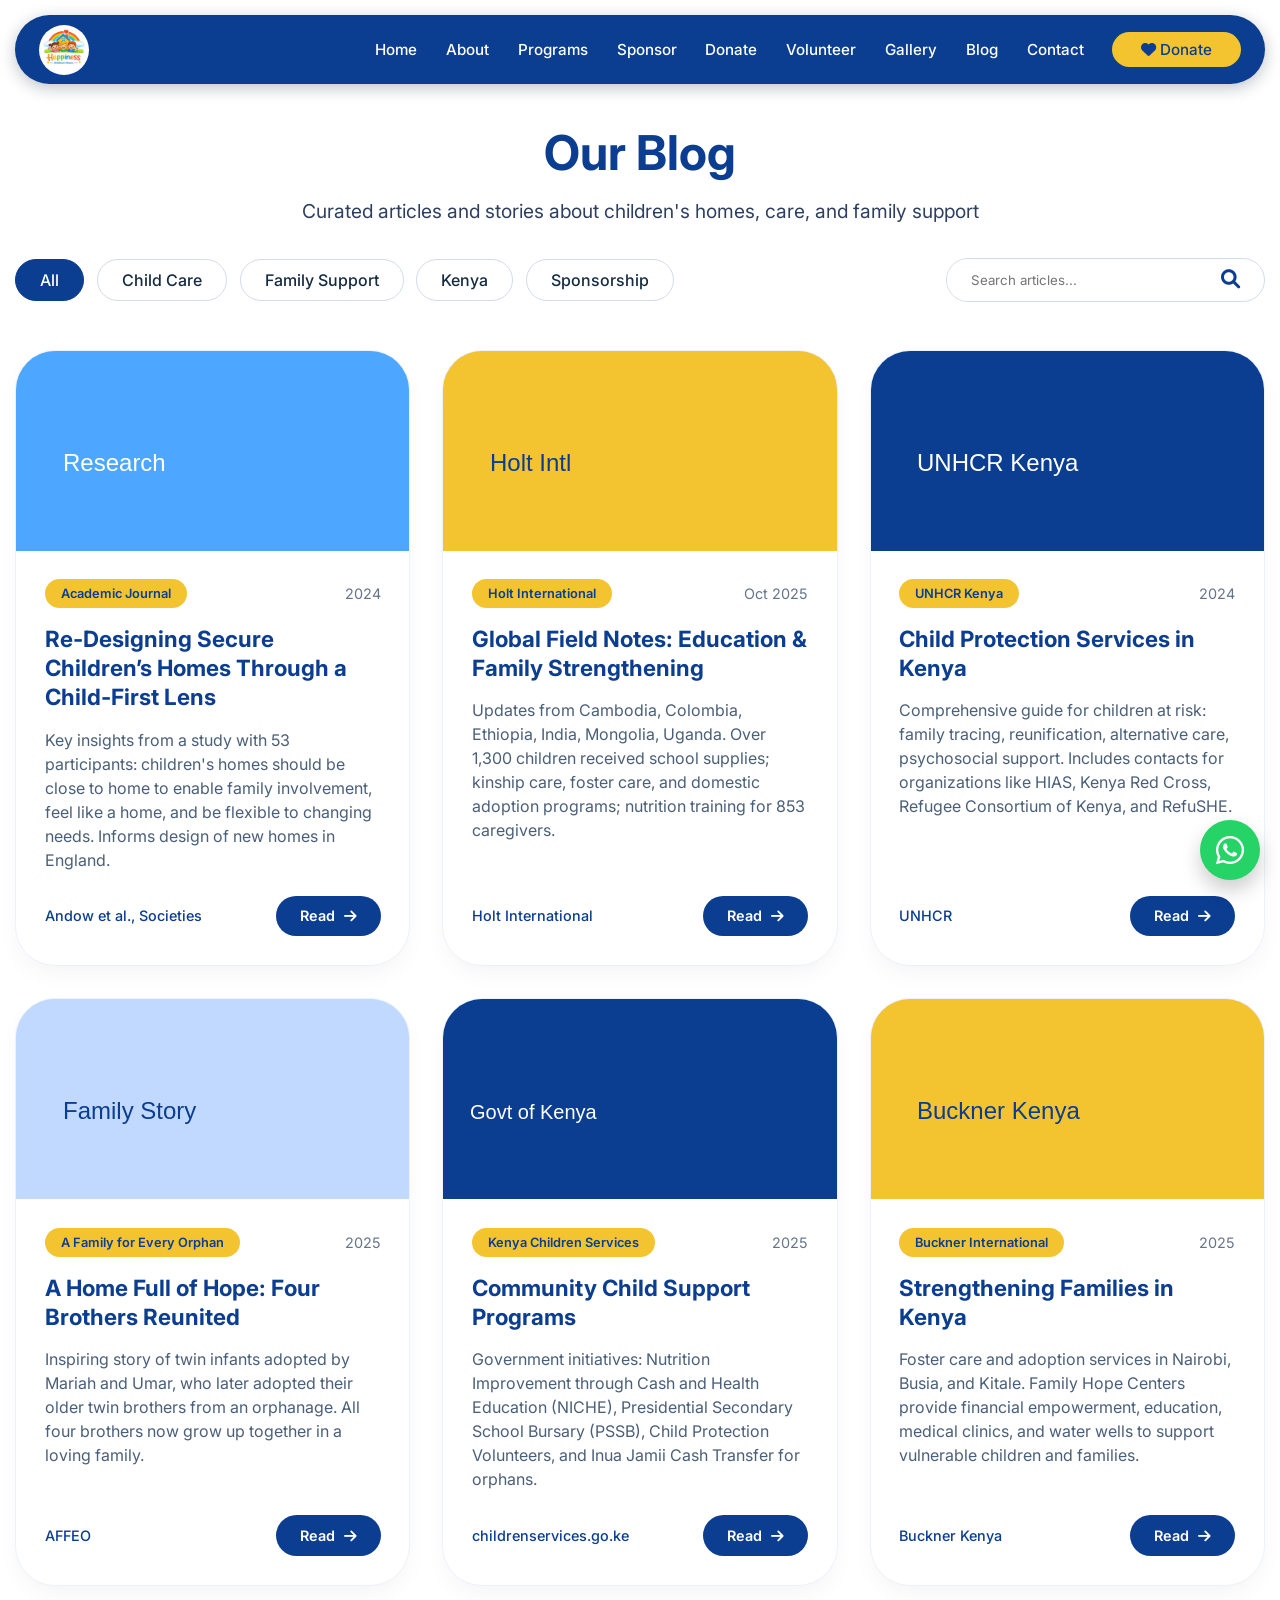
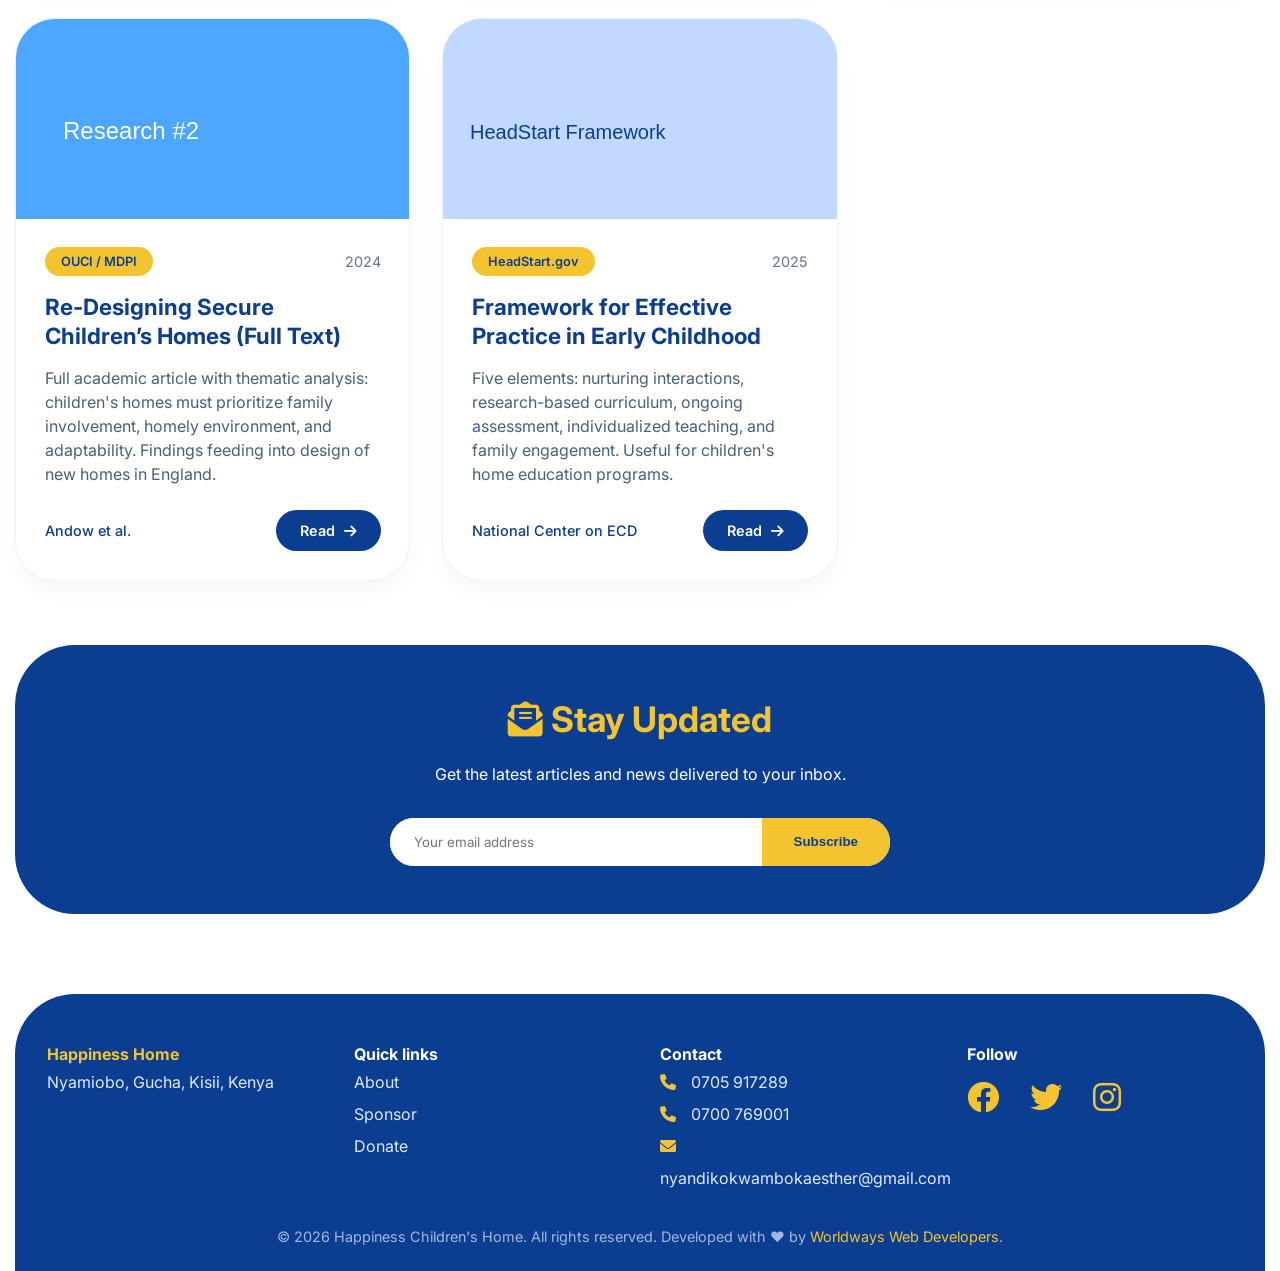
<file: blog.html>
<!DOCTYPE html>
<html lang="en">
<head>
    <!-- Favicon -->
<link rel="icon" type="image/jpeg" href="images/logo.jpg">
    <meta charset="UTF-8">
    <meta name="viewport" content="width=device-width, initial-scale=1.0, maximum-scale=5.0">
    <title>Blog - Happiness Children's Home</title>
    <!-- Font Awesome 6 -->
    <link rel="stylesheet" href="https://cdnjs.cloudflare.com/ajax/libs/font-awesome/6.0.0-beta3/css/all.min.css">
    <!-- Google Fonts: Inter -->
    <link rel="preconnect" href="https://fonts.googleapis.com">
    <link rel="preconnect" href="https://fonts.gstatic.com" crossorigin>
    <link href="https://fonts.googleapis.com/css2?family=Inter:opsz,wght@14..32,300..700&display=swap" rel="stylesheet">
    <style>
        * {
            margin: 0;
            padding: 0;
            box-sizing: border-box;
        }

        body {
            font-family: 'Inter', sans-serif;
            background-color: #ffffff;
            color: #152b42;
            line-height: 1.5;
            padding: 0 15px;
        }

        :root {
            --dark-blue: #0B3D91;
            --white: #FFFFFF;
            --soft-gold: #F4C430;
            --light-sky: #4DA6FF;
            --light-bg: #F5F7FA;
            --shadow: 0 20px 35px -8px rgba(0, 30, 60, 0.15);
            --card-shadow: 0 10px 25px -5px rgba(0, 0, 0, 0.05);
        }

        /* floating navigation */
        .floating-nav {
            position: sticky;
            top: 15px;
            z-index: 1000;
            background-color: var(--dark-blue);
            box-shadow: 0 4px 16px rgba(0, 20, 40, 0.25);
            width: 100%;
            max-width: 1280px;
            margin: 0 auto 20px;
            border-radius: 60px;
        }

        .nav-container {
            display: flex;
            align-items: center;
            justify-content: space-between;
            padding: 0.6rem 1.5rem;
        }

        .logo a {
            font-weight: 700;
            font-size: 1.5rem;
            color: var(--white);
            text-decoration: none;
            display: flex;
            align-items: center;
            gap: 0.4rem;
        }

        .logo i {
            color: var(--soft-gold);
            font-size: 2rem;
        }

        .nav-menu {
            display: flex;
            align-items: center;
            gap: 1.8rem;
            list-style: none;
        }

        .nav-menu li a {
            color: var(--white);
            text-decoration: none;
            font-weight: 500;
            font-size: 0.95rem;
            transition: 0.2s;
            padding-bottom: 0.25rem;
            border-bottom: 2px solid transparent;
        }

        .nav-menu li a:hover,
        .nav-menu li a.active {
            border-bottom-color: var(--soft-gold);
            color: var(--soft-gold);
        }

        .donate-btn-nav {
            background-color: var(--soft-gold);
            color: var(--dark-blue) !important;
            padding: 0.5rem 1.8rem !important;
            border-radius: 40px;
            font-weight: 600;
            border-bottom: none !important;
        }

        .hamburger {
            display: none;
            font-size: 2rem;
            color: white;
            background: none;
            border: none;
            cursor: pointer;
        }

        /* mobile menu */
        .mobile-menu {
            display: none;
            position: fixed;
            top: 85px;
            left: 15px;
            right: 15px;
            background: var(--light-bg);
            border-radius: 30px;
            padding: 1.5rem;
            box-shadow: var(--shadow);
            z-index: 999;
            border: 2px solid var(--soft-gold);
            max-height: 80vh;
            overflow-y: auto;
        }

        .mobile-menu:not(.hide) {
            display: block;
        }

        .mobile-nav-links {
            list-style: none;
        }

        .mobile-nav-links li {
            margin-bottom: 0.8rem;
        }

        .mobile-nav-links li a {
            display: block;
            padding: 0.8rem 1rem;
            background: white;
            color: var(--dark-blue);
            text-decoration: none;
            font-weight: 500;
            border-radius: 40px;
            text-align: center;
            border: 1px solid #e0e7f0;
        }

        .mobile-nav-links .donate-btn-mobile {
            background: var(--soft-gold);
            font-weight: 700;
            border: none;
        }

        /* floating whatsapp */
        .floating-whatsapp {
            position: fixed;
            bottom: 20px;
            right: 20px;
            background-color: #25D366;
            color: white;
            width: 60px;
            height: 60px;
            border-radius: 50%;
            display: flex;
            align-items: center;
            justify-content: center;
            font-size: 2rem;
            box-shadow: 0 10px 20px rgba(0,0,0,0.2);
            z-index: 999;
            text-decoration: none;
        }

        /* page header */
        .page-header {
            text-align: center;
            margin: 3rem 0 2rem;
        }

        .page-header h1 {
            font-size: 3rem;
            color: var(--dark-blue);
            margin-bottom: 0.5rem;
        }

        .page-header p {
            color: #2d3e5f;
            font-size: 1.2rem;
            max-width: 700px;
            margin: 0 auto;
        }

        /* blog grid */
        .blog-grid {
            display: grid;
            grid-template-columns: repeat(auto-fit, minmax(320px, 1fr));
            gap: 2rem;
            margin: 3rem 0;
        }

        .blog-card {
            background: white;
            border-radius: 40px;
            overflow: hidden;
            box-shadow: var(--card-shadow);
            transition: transform 0.3s, box-shadow 0.3s;
            border: 1px solid #edf2f9;
            display: flex;
            flex-direction: column;
        }

        .blog-card:hover {
            transform: translateY(-8px);
            box-shadow: 0 20px 30px -8px rgba(11,61,145,0.2);
        }

        .blog-image {
            height: 200px;
            overflow: hidden;
            background: #c2d9ff;
        }

        .blog-image img {
            width: 100%;
            height: 100%;
            object-fit: cover;
            transition: transform 0.4s;
        }

        .blog-card:hover .blog-image img {
            transform: scale(1.05);
        }

        .blog-content {
            padding: 1.8rem;
            flex: 1;
            display: flex;
            flex-direction: column;
        }

        .blog-meta {
            display: flex;
            justify-content: space-between;
            align-items: center;
            margin-bottom: 1rem;
            font-size: 0.9rem;
        }

        .blog-source {
            background: var(--soft-gold);
            color: var(--dark-blue);
            padding: 0.3rem 1rem;
            border-radius: 40px;
            font-weight: 600;
            font-size: 0.8rem;
        }

        .blog-date {
            color: #64748b;
        }

        .blog-title {
            font-size: 1.4rem;
            color: var(--dark-blue);
            margin-bottom: 1rem;
            line-height: 1.3;
        }

        .blog-summary {
            color: #4a5f79;
            margin-bottom: 1.5rem;
            flex: 1;
        }

        .blog-footer {
            display: flex;
            justify-content: space-between;
            align-items: center;
            margin-top: auto;
        }

        .blog-author {
            font-size: 0.9rem;
            color: var(--dark-blue);
            font-weight: 500;
        }

        .btn-read {
            display: inline-block;
            background: var(--dark-blue);
            color: white;
            padding: 0.6rem 1.5rem;
            border-radius: 40px;
            text-decoration: none;
            font-weight: 600;
            font-size: 0.9rem;
            transition: 0.2s;
        }

        .btn-read:hover {
            background: #0f4bb8;
            transform: scale(1.02);
        }

        .btn-read i {
            margin-left: 0.3rem;
            transition: transform 0.2s;
        }

        .btn-read:hover i {
            transform: translateX(4px);
        }

        /* filter / search bar (optional) */
        .blog-toolbar {
            display: flex;
            justify-content: space-between;
            align-items: center;
            flex-wrap: wrap;
            gap: 1rem;
            margin: 2rem 0;
        }

        .filter-tabs {
            display: flex;
            flex-wrap: wrap;
            gap: 0.8rem;
        }

        .filter-tab {
            background: white;
            border: 1px solid #d0ddeb;
            padding: 0.5rem 1.5rem;
            border-radius: 60px;
            font-weight: 500;
            cursor: pointer;
            transition: 0.2s;
        }

        .filter-tab:hover,
        .filter-tab.active {
            background: var(--dark-blue);
            color: white;
            border-color: var(--dark-blue);
        }

        .search-box {
            display: flex;
            align-items: center;
            background: white;
            border: 1px solid #d0ddeb;
            border-radius: 60px;
            overflow: hidden;
        }

        .search-box input {
            padding: 0.8rem 1.5rem;
            border: none;
            outline: none;
            font-family: 'Inter', sans-serif;
            width: 250px;
        }

        .search-box button {
            background: none;
            border: none;
            padding: 0 1.5rem;
            color: var(--dark-blue);
            font-size: 1.2rem;
            cursor: pointer;
        }

        /* newsletter section */
        .newsletter-section {
            background: var(--dark-blue);
            color: white;
            border-radius: 60px;
            padding: 3rem;
            margin: 4rem 0;
            text-align: center;
        }

        .newsletter-section h2 {
            font-size: 2.2rem;
            color: var(--soft-gold);
            margin-bottom: 1rem;
        }

        .newsletter-form {
            display: flex;
            max-width: 500px;
            margin: 2rem auto 0;
            background: white;
            border-radius: 60px;
            overflow: hidden;
        }

        .newsletter-form input {
            flex: 1;
            padding: 1rem 1.5rem;
            border: none;
            outline: none;
            font-family: 'Inter', sans-serif;
        }

        .newsletter-form button {
            background: var(--soft-gold);
            color: var(--dark-blue);
            border: none;
            padding: 0 2rem;
            font-weight: 600;
            cursor: pointer;
            transition: 0.2s;
        }

        .newsletter-form button:hover {
            background: #e6b220;
        }

        /* footer */
        footer {
            background: var(--dark-blue);
            color: white;
            margin-top: 5rem;
            padding: 3rem 2rem 1.5rem;
            border-radius: 60px 60px 0 0;
        }

        .footer-grid {
            max-width: 1280px;
            margin: 0 auto;
            display: grid;
            grid-template-columns: repeat(auto-fit, minmax(180px, 1fr));
            gap: 2.5rem;
        }

        .footer-col p, .footer-col a {
            color: #deeaff;
            text-decoration: none;
            line-height: 2;
        }

        .footer-col i {
            margin-right: 0.7rem;
            color: var(--soft-gold);
        }

        .social-icons a {
            font-size: 2rem;
            margin-right: 1rem;
            color: white;
        }

        .copyright {
            text-align: center;
            padding-top: 2.5rem;
            color: #a0b9e0;
        }

        /* responsive */
        @media screen and (max-width: 900px) {
            .nav-menu {
                display: none;
            }
            .hamburger {
                display: block;
            }
            .floating-nav {
                top: 10px;
                border-radius: 40px;
            }
            .page-header h1 {
                font-size: 2.4rem;
            }
            .blog-toolbar {
                flex-direction: column;
                align-items: stretch;
            }
            .search-box input {
                width: 100%;
            }
            .newsletter-form {
                flex-direction: column;
                border-radius: 40px;
            }
            .newsletter-form button {
                padding: 1rem;
            }
        }

        @media screen and (max-width: 600px) {
            .blog-meta {
                flex-direction: column;
                align-items: flex-start;
                gap: 0.5rem;
            }
        }
    </style>
</head>
<body>
    <!-- floating navigation -->
    <nav class="floating-nav">
    <div class="nav-container">
        <div class="logo">
            <a href="index.html">
                <img src="images/logo.jpg" alt="Happiness Children's Home Logo">
                <span class="logo-text-mobile">Happiness Children's Home</span>
            </a>
        </div>
        <ul class="nav-menu" id="navMenu">
            <li><a href="index.html">Home</a></li>
            <li><a href="about.html">About</a></li>
            <li><a href="programs.html">Programs</a></li>
            <li><a href="sponsor.html">Sponsor</a></li>
            <li><a href="donate.html">Donate</a></li>
            <li><a href="volunteer.html">Volunteer</a></li>
            <li><a href="gallery.html">Gallery</a></li>
            <li><a href="blog.html">Blog</a></li>
            <li><a href="contact.html">Contact</a></li>
            <li><a href="donate.html" class="donate-btn-nav"><i class="fas fa-heart"></i> Donate</a></li>
        </ul>
        <button class="hamburger" id="hamburgerBtn"><i class="fas fa-bars"></i></button>
    </div>
</nav>

<!-- Mobile Menu (slide-in) -->
<div id="mobileMenu" class="mobile-menu hide">
    <ul class="mobile-nav-links">
        <li><a href="index.html">Home</a></li>
        <li><a href="about.html">About</a></li>
        <li><a href="programs.html">Programs</a></li>
        <li><a href="sponsor.html">Sponsor</a></li>
        <li><a href="donate.html">Donate</a></li>
        <li><a href="volunteer.html">Volunteer</a></li>
        <li><a href="gallery.html">Gallery</a></li>
        <li><a href="blog.html">Blog</a></li>
        <li><a href="contact.html">Contact</a></li>
        <li><a href="donate.html" class="donate-btn-mobile"><i class="fas fa-heart"></i> Donate Now</a></li>
    </ul>
</div>

<style>
    * {
        margin: 0;
        padding: 0;
        box-sizing: border-box;
    }

    body {
        font-family: 'Inter', sans-serif;
        background-color: #ffffff;
        color: #152b42;
        padding: 0 15px;
    }

    :root {
        --dark-blue: #0B3D91;
        --white: #FFFFFF;
        --soft-gold: #F4C430;
        --light-bg: #F5F7FA;
        --shadow: 0 20px 35px -8px rgba(0, 30, 60, 0.15);
        --card-shadow: 0 10px 25px -5px rgba(0, 0, 0, 0.05);
    }

    /* Floating Navigation */
    .floating-nav {
        position: sticky;
        top: 15px;
        z-index: 1000;
        background-color: var(--dark-blue);
        box-shadow: 0 4px 16px rgba(0, 20, 40, 0.25);
        width: 100%;
        max-width: 1280px;
        margin: 0 auto 20px;
        border-radius: 60px;
    }

    .nav-container {
        display: flex;
        align-items: center;
        justify-content: space-between;
        padding: 0.6rem 1.5rem;
    }

    .logo a {
        display: flex;
        align-items: center;
        gap: 10px;
        text-decoration: none;
    }

    .logo img {
        width: 50px;
        height: 50px;
        border-radius: 50%;
        object-fit: cover;
        transition: transform 0.3s ease, box-shadow 0.3s ease;
        display: block;
    }

    /* Hover pop-up effect for logo */
    .logo img:hover {
        transform: scale(1.1);
        box-shadow: 0 8px 20px rgba(0, 0, 0, 0.2);
        cursor: pointer;
    }

    /* Mobile logo text (hidden on desktop) */
    .logo-text-mobile {
        display: none;
        color: var(--white);
        font-weight: 600;
        font-size: 1rem;
        white-space: nowrap;
    }

    .nav-menu {
        display: flex;
        align-items: center;
        gap: 1.8rem;
        list-style: none;
    }

    .nav-menu li a {
        color: var(--white);
        text-decoration: none;
        font-weight: 500;
        font-size: 0.95rem;
        transition: 0.2s;
        padding-bottom: 0.25rem;
        border-bottom: 2px solid transparent;
    }

    .nav-menu li a:hover,
    .nav-menu li a.active {
        border-bottom-color: var(--soft-gold);
        color: var(--soft-gold);
    }

    .donate-btn-nav {
        background-color: var(--soft-gold);
        color: var(--dark-blue) !important;
        padding: 0.5rem 1.8rem !important;
        border-radius: 40px;
        font-weight: 600;
        border-bottom: none !important;
    }

    .hamburger {
        display: none;
        font-size: 2rem;
        color: white;
        background: none;
        border: none;
        cursor: pointer;
    }

    /* Mobile Menu */
    .mobile-menu {
        display: none;
        position: fixed;
        top: 85px;
        left: 15px;
        right: 15px;
        background: var(--light-bg);
        border-radius: 30px;
        padding: 1.5rem;
        box-shadow: var(--shadow);
        z-index: 999;
        border: 2px solid var(--soft-gold);
        max-height: 80vh;
        overflow-y: auto;
    }

    .mobile-menu:not(.hide) {
        display: block;
    }

    .mobile-nav-links {
        list-style: none;
    }

    .mobile-nav-links li {
        margin-bottom: 0.8rem;
    }

    .mobile-nav-links li a {
        display: block;
        padding: 0.8rem 1rem;
        background: white;
        color: var(--dark-blue);
        text-decoration: none;
        font-weight: 500;
        border-radius: 40px;
        text-align: center;
        border: 1px solid #e0e7f0;
    }

    .mobile-nav-links .donate-btn-mobile {
        background: var(--soft-gold);
        font-weight: 700;
        border: none;
    }

    /* Responsive */
    @media screen and (max-width: 900px) {
        .nav-menu {
            display: none;
        }
        .hamburger {
            display: block;
        }
        .floating-nav {
            top: 10px;
            border-radius: 40px;
        }
        .logo img {
            width: 45px;
            height: 45px;
        }
        /* Show the text on mobile */
        .logo-text-mobile {
            display: inline-block;
            font-size: 0.95rem;
        }
    }

    @media screen and (max-width: 600px) {
        .logo img {
            width: 40px;
            height: 40px;
        }
        .logo-text-mobile {
            font-size: 0.85rem;
            white-space: normal;
            max-width: 180px;
        }
        .nav-container {
            padding: 0.5rem 1rem;
        }
    }
</style>

<script>
   
</script>

    <!-- floating whatsapp -->
    <a href="https://wa.me/254705917289" class="floating-whatsapp" target="_blank"><i class="fab fa-whatsapp"></i></a>

    <main>
        <div class="page-header">
            <h1>Our Blog</h1>
            <p>Curated articles and stories about children's homes, care, and family support</p>
        </div>

        <!-- blog toolbar (filter & search - decorative) -->
        <div class="blog-toolbar">
            <div class="filter-tabs">
                <span class="filter-tab active">All</span>
                <span class="filter-tab">Child Care</span>
                <span class="filter-tab">Family Support</span>
                <span class="filter-tab">Kenya</span>
                <span class="filter-tab">Sponsorship</span>
            </div>
            <div class="search-box">
                <input type="text" placeholder="Search articles...">
                <button><i class="fas fa-search"></i></button>
            </div>
        </div>

        <!-- blog posts grid - curated from high-authority sources -->
        <div class="blog-grid">
            <!-- 1. Academic research: Child-First lens for children's homes -->
            <div class="blog-card">
                <div class="blog-image">
                    <img src="data:image/svg+xml,%3Csvg%20xmlns%3D%22http%3A%2F%2Fwww.w3.org%2F2000%2Fsvg%22%20width%3D%22400%22%20height%3D%22200%22%20viewBox%3D%220%200%20400%20200%22%3E%3Crect%20width%3D%22400%22%20height%3D%22200%22%20fill%3D%22%234DA6FF%22%2F%3E%3Ctext%20x%3D%2250%22%20y%3D%22120%22%20font-family%3D%22Arial%22%20font-size%3D%2224%22%20fill%3D%22%23FFFFFF%22%3EResearch%3C%2Ftext%3E%3C%2Fsvg%3E" alt="Research thumbnail">
                </div>
                <div class="blog-content">
                    <div class="blog-meta">
                        <span class="blog-source">Academic Journal</span>
                        <span class="blog-date">2024</span>
                    </div>
                    <h3 class="blog-title">Re-Designing Secure Children’s Homes Through a Child-First Lens</h3>
                    <p class="blog-summary">Key insights from a study with 53 participants: children's homes should be close to home to enable family involvement, feel like a home, and be flexible to changing needs. Informs design of new homes in England.</p>
                    <div class="blog-footer">
                        <span class="blog-author">Andow et al., Societies</span>
                        <a href="https://eprints.glos.ac.uk/14488/" class="btn-read" target="_blank" rel="noopener noreferrer">Read <i class="fas fa-arrow-right"></i></a>
                    </div>
                </div>
            </div>

            <!-- 2. Holt International: field notes on education support -->
            <div class="blog-card">
                <div class="blog-image">
                    <img src="data:image/svg+xml,%3Csvg%20xmlns%3D%22http%3A%2F%2Fwww.w3.org%2F2000%2Fsvg%22%20width%3D%22400%22%20height%3D%22200%22%20viewBox%3D%220%200%20400%20200%22%3E%3Crect%20width%3D%22400%22%20height%3D%22200%22%20fill%3D%22%23F4C430%22%2F%3E%3Ctext%20x%3D%2250%22%20y%3D%22120%22%20font-family%3D%22Arial%22%20font-size%3D%2224%22%20fill%3D%22%230B3D91%22%3EHolt%20Intl%3C%2Ftext%3E%3C%2Fsvg%3E" alt="Holt International">
                </div>
                <div class="blog-content">
                    <div class="blog-meta">
                        <span class="blog-source">Holt International</span>
                        <span class="blog-date">Oct 2025</span>
                    </div>
                    <h3 class="blog-title">Global Field Notes: Education & Family Strengthening</h3>
                    <p class="blog-summary">Updates from Cambodia, Colombia, Ethiopia, India, Mongolia, Uganda. Over 1,300 children received school supplies; kinship care, foster care, and domestic adoption programs; nutrition training for 853 caregivers.</p>
                    <div class="blog-footer">
                        <span class="blog-author">Holt International</span>
                        <a href="https://www.holtinternational.org/notes-from-the-field-october-2025/" class="btn-read" target="_blank" rel="noopener noreferrer">Read <i class="fas fa-arrow-right"></i></a>
                    </div>
                </div>
            </div>

            <!-- 3. UNHCR Kenya: child protection services -->
            <div class="blog-card">
                <div class="blog-image">
                    <img src="data:image/svg+xml,%3Csvg%20xmlns%3D%22http%3A%2F%2Fwww.w3.org%2F2000%2Fsvg%22%20width%3D%22400%22%20height%3D%22200%22%20viewBox%3D%220%200%20400%20200%22%3E%3Crect%20width%3D%22400%22%20height%3D%22200%22%20fill%3D%22%230B3D91%22%2F%3E%3Ctext%20x%3D%2250%22%20y%3D%22120%22%20font-family%3D%22Arial%22%20font-size%3D%2224%22%20fill%3D%22%23FFFFFF%22%3EUNHCR%20Kenya%3C%2Ftext%3E%3C%2Fsvg%3E" alt="UNHCR Kenya">
                </div>
                <div class="blog-content">
                    <div class="blog-meta">
                        <span class="blog-source">UNHCR Kenya</span>
                        <span class="blog-date">2024</span>
                    </div>
                    <h3 class="blog-title">Child Protection Services in Kenya</h3>
                    <p class="blog-summary">Comprehensive guide for children at risk: family tracing, reunification, alternative care, psychosocial support. Includes contacts for organizations like HIAS, Kenya Red Cross, Refugee Consortium of Kenya, and RefuSHE.</p>
                    <div class="blog-footer">
                        <span class="blog-author">UNHCR</span>
                        <a href="https://help.unhcr.org/kenya/helpful-services/children-at-risk/" class="btn-read" target="_blank" rel="noopener noreferrer">Read <i class="fas fa-arrow-right"></i></a>
                    </div>
                </div>
            </div>

            <!-- 4. A Family for Every Orphan: twin brothers adoption story -->
            <div class="blog-card">
                <div class="blog-image">
                    <img src="data:image/svg+xml,%3Csvg%20xmlns%3D%22http%3A%2F%2Fwww.w3.org%2F2000%2Fsvg%22%20width%3D%22400%22%20height%3D%22200%22%20viewBox%3D%220%200%20400%20200%22%3E%3Crect%20width%3D%22400%22%20height%3D%22200%22%20fill%3D%22%23c2d9ff%22%2F%3E%3Ctext%20x%3D%2250%22%20y%3D%22120%22%20font-family%3D%22Arial%22%20font-size%3D%2224%22%20fill%3D%22%230B3D91%22%3EFamily%20Story%3C%2Ftext%3E%3C%2Fsvg%3E" alt="Family story">
                </div>
                <div class="blog-content">
                    <div class="blog-meta">
                        <span class="blog-source">A Family for Every Orphan</span>
                        <span class="blog-date">2025</span>
                    </div>
                    <h3 class="blog-title">A Home Full of Hope: Four Brothers Reunited</h3>
                    <p class="blog-summary">Inspiring story of twin infants adopted by Mariah and Umar, who later adopted their older twin brothers from an orphanage. All four brothers now grow up together in a loving family.</p>
                    <div class="blog-footer">
                        <span class="blog-author">AFFEO</span>
                        <a href="https://afamilyforeveryorphan.org/a-home-full-of-hope/" class="btn-read" target="_blank" rel="noopener noreferrer">Read <i class="fas fa-arrow-right"></i></a>
                    </div>
                </div>
            </div>

            <!-- 5. Kenya Children Services: government programs -->
            <div class="blog-card">
                <div class="blog-image">
                    <img src="data:image/svg+xml,%3Csvg%20xmlns%3D%22http%3A%2F%2Fwww.w3.org%2F2000%2Fsvg%22%20width%3D%22400%22%20height%3D%22200%22%20viewBox%3D%220%200%20400%20200%22%3E%3Crect%20width%3D%22400%22%20height%3D%22200%22%20fill%3D%22%230B3D91%22%2F%3E%3Ctext%20x%3D%2230%22%20y%3D%22120%22%20font-family%3D%22Arial%22%20font-size%3D%2220%22%20fill%3D%22%23FFFFFF%22%3EGovt%20of%20Kenya%3C%2Ftext%3E%3C%2Fsvg%3E" alt="Kenya government">
                </div>
                <div class="blog-content">
                    <div class="blog-meta">
                        <span class="blog-source">Kenya Children Services</span>
                        <span class="blog-date">2025</span>
                    </div>
                    <h3 class="blog-title">Community Child Support Programs</h3>
                    <p class="blog-summary">Government initiatives: Nutrition Improvement through Cash and Health Education (NICHE), Presidential Secondary School Bursary (PSSB), Child Protection Volunteers, and Inua Jamii Cash Transfer for orphans.</p>
                    <div class="blog-footer">
                        <span class="blog-author">childrenservices.go.ke</span>
                        <a href="https://www.childrenservices.go.ke/community-child-support" class="btn-read" target="_blank" rel="noopener noreferrer">Read <i class="fas fa-arrow-right"></i></a>
                    </div>
                </div>
            </div>

            <!-- 6. Buckner Kenya: family strengthening -->
            <div class="blog-card">
                <div class="blog-image">
                    <img src="data:image/svg+xml,%3Csvg%20xmlns%3D%22http%3A%2F%2Fwww.w3.org%2F2000%2Fsvg%22%20width%3D%22400%22%20height%3D%22200%22%20viewBox%3D%220%200%20400%20200%22%3E%3Crect%20width%3D%22400%22%20height%3D%22200%22%20fill%3D%22%23F4C430%22%2F%3E%3Ctext%20x%3D%2250%22%20y%3D%22120%22%20font-family%3D%22Arial%22%20font-size%3D%2224%22%20fill%3D%22%230B3D91%22%3EBuckner%20Kenya%3C%2Ftext%3E%3C%2Fsvg%3E" alt="Buckner Kenya">
                </div>
                <div class="blog-content">
                    <div class="blog-meta">
                        <span class="blog-source">Buckner International</span>
                        <span class="blog-date">2025</span>
                    </div>
                    <h3 class="blog-title">Strengthening Families in Kenya</h3>
                    <p class="blog-summary">Foster care and adoption services in Nairobi, Busia, and Kitale. Family Hope Centers provide financial empowerment, education, medical clinics, and water wells to support vulnerable children and families.</p>
                    <div class="blog-footer">
                        <span class="blog-author">Buckner Kenya</span>
                        <a href="http://www.buckner.org/international/kenya/" class="btn-read" target="_blank" rel="noopener noreferrer">Read <i class="fas fa-arrow-right"></i></a>
                    </div>
                </div>
            </div>

            <!-- 7. Academic: child-first framework (second source) -->
            <div class="blog-card">
                <div class="blog-image">
                    <img src="data:image/svg+xml,%3Csvg%20xmlns%3D%22http%3A%2F%2Fwww.w3.org%2F2000%2Fsvg%22%20width%3D%22400%22%20height%3D%22200%22%20viewBox%3D%220%200%20400%20200%22%3E%3Crect%20width%3D%22400%22%20height%3D%22200%22%20fill%3D%22%234DA6FF%22%2F%3E%3Ctext%20x%3D%2250%22%20y%3D%22120%22%20font-family%3D%22Arial%22%20font-size%3D%2224%22%20fill%3D%22%23FFFFFF%22%3EResearch%20%232%3C%2Ftext%3E%3C%2Fsvg%3E" alt="Research">
                </div>
                <div class="blog-content">
                    <div class="blog-meta">
                        <span class="blog-source">OUCI / MDPI</span>
                        <span class="blog-date">2024</span>
                    </div>
                    <h3 class="blog-title">Re-Designing Secure Children’s Homes (Full Text)</h3>
                    <p class="blog-summary">Full academic article with thematic analysis: children's homes must prioritize family involvement, homely environment, and adaptability. Findings feeding into design of new homes in England.</p>
                    <div class="blog-footer">
                        <span class="blog-author">Andow et al.</span>
                        <a href="https://ouci.dntb.gov.ua/en/works/45ZOgKql/" class="btn-read" target="_blank" rel="noopener noreferrer">Read <i class="fas fa-arrow-right"></i></a>
                    </div>
                </div>
            </div>

            <!-- 8. Early childhood teaching framework -->
            <div class="blog-card">
                <div class="blog-image">
                    <img src="data:image/svg+xml,%3Csvg%20xmlns%3D%22http%3A%2F%2Fwww.w3.org%2F2000%2Fsvg%22%20width%3D%22400%22%20height%3D%22200%22%20viewBox%3D%220%200%20400%20200%22%3E%3Crect%20width%3D%22400%22%20height%3D%22200%22%20fill%3D%22%23c2d9ff%22%2F%3E%3Ctext%20x%3D%2230%22%20y%3D%22120%22%20font-family%3D%22Arial%22%20font-size%3D%2220%22%20fill%3D%22%230B3D91%22%3EHeadStart%20Framework%3C%2Ftext%3E%3C%2Fsvg%3E" alt="Teaching framework">
                </div>
                <div class="blog-content">
                    <div class="blog-meta">
                        <span class="blog-source">HeadStart.gov</span>
                        <span class="blog-date">2025</span>
                    </div>
                    <h3 class="blog-title">Framework for Effective Practice in Early Childhood</h3>
                    <p class="blog-summary">Five elements: nurturing interactions, research-based curriculum, ongoing assessment, individualized teaching, and family engagement. Useful for children's home education programs.</p>
                    <div class="blog-footer">
                        <span class="blog-author">National Center on ECD</span>
                        <a href="https://www.headstart.gov/teaching-practices/article/framework-effective-practice" class="btn-read" target="_blank" rel="noopener noreferrer">Read <i class="fas fa-arrow-right"></i></a>
                    </div>
                </div>
            </div>
        </div>

        <!-- newsletter signup -->
        <section class="newsletter-section">
            <h2><i class="fas fa-envelope-open-text"></i> Stay Updated</h2>
            <p>Get the latest articles and news delivered to your inbox.</p>
            <form class="newsletter-form" id="newsletterForm">
                <input type="email" placeholder="Your email address" required>
                <button type="submit">Subscribe</button>
            </form>
        </section>
    </main>

    <footer>
        <div class="footer-grid">
            <div class="footer-col">
                <h4 style="color:var(--soft-gold);">Happiness Home</h4>
                <p>Nyamiobo, Gucha, Kisii, Kenya</p>
            </div>
            <div class="footer-col">
                <h4>Quick links</h4>
                <p><a href="#">About</a></p>
                <p><a href="#">Sponsor</a></p>
                <p><a href="#">Donate</a></p>
            </div>
            <div class="footer-col">
                <h4>Contact</h4>
                <p><i class="fas fa-phone"></i> 0705 917289</p>
                <p><i class="fas fa-phone"></i> 0700 769001</p>
                <p><i class="fas fa-envelope"></i> nyandikokwambokaesther@gmail.com</p>
            </div>
            <div class="footer-col">
                <h4>Follow</h4>
                <div class="social-icons">
                    <a href="#"><i class="fab fa-facebook"></i></a>
                    <a href="#"><i class="fab fa-twitter"></i></a>
                    <a href="#"><i class="fab fa-instagram"></i></a>
                </div>
            </div>
        </div>
        <div class="copyright" style="text-align: center; padding-top: 2rem; color: #a0b9e0; font-size: 0.9rem;">
    <p>
        © <span id="currentYear"></span> Happiness Children's Home. All rights reserved. 
        Developed with ❤️ by <a href="https://www.worldwaysweb-developers.co.ke/" target="_blank" rel="noopener noreferrer" style="color: #F4C430; text-decoration: none;">Worldways Web Developers</a>.
    </p>
</div>

<script>
    // Update copyright year automatically
    document.getElementById('currentYear').textContent = new Date().getFullYear();
</script>
    </footer>

    <script>
        (function() {
            // Hamburger menu
            const hamburger = document.getElementById('hamburgerBtn');
            const mobileMenu = document.getElementById('mobileMenu');
            hamburger.addEventListener('click', (e) => {
                e.stopPropagation();
                mobileMenu.classList.toggle('hide');
                hamburger.querySelector('i').classList.toggle('fa-bars');
                hamburger.querySelector('i').classList.toggle('fa-times');
            });
            document.addEventListener('click', (e) => {
                if (!mobileMenu.contains(e.target) && !hamburger.contains(e.target) && !mobileMenu.classList.contains('hide')) {
                    mobileMenu.classList.add('hide');
                    hamburger.querySelector('i').classList.remove('fa-times');
                    hamburger.querySelector('i').classList.add('fa-bars');
                }
            });

            // Newsletter form
            const newsletterForm = document.getElementById('newsletterForm');
            newsletterForm.addEventListener('submit', (e) => {
                e.preventDefault();
                alert('Thank you for subscribing to our blog updates!');
                newsletterForm.reset();
            });

            // Filter tabs (visual only)
            const filterTabs = document.querySelectorAll('.filter-tab');
            filterTabs.forEach(tab => {
                tab.addEventListener('click', () => {
                    filterTabs.forEach(t => t.classList.remove('active'));
                    tab.classList.add('active');
                    // In a real implementation, you'd filter the blog posts here
                });
            });
        })();
    </script>
</body>
</html>
</file>
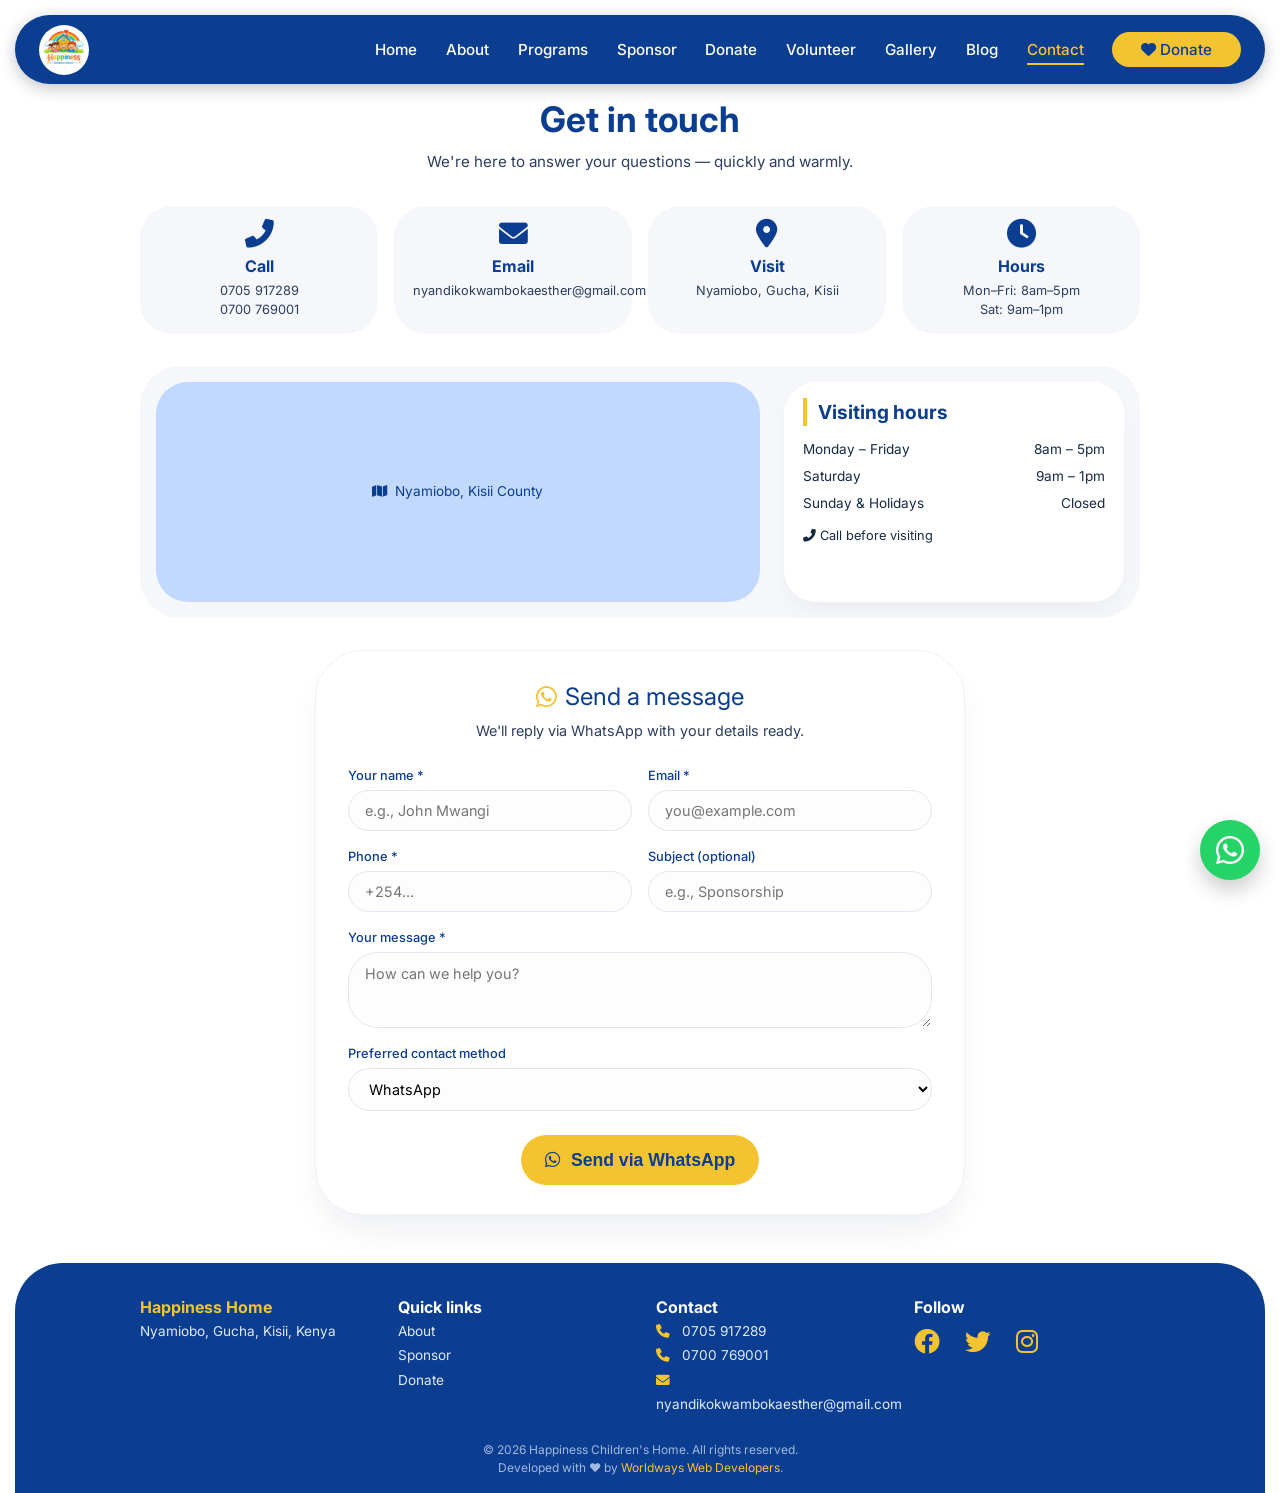
<file: contact.html>
<!DOCTYPE html>
<html lang="en">
<head>
    <!-- Favicon -->
    <link rel="icon" type="image/jpeg" href="images/logo.jpg">
    <meta charset="UTF-8">
    <meta name="viewport" content="width=device-width, initial-scale=1.0, maximum-scale=5.0">
    <title>Contact Us - Happiness Children's Home</title>
    <!-- Font Awesome 6 -->
    <link rel="stylesheet" href="https://cdnjs.cloudflare.com/ajax/libs/font-awesome/6.0.0-beta3/css/all.min.css">
    <!-- Google Fonts: Inter -->
    <link rel="preconnect" href="https://fonts.googleapis.com">
    <link rel="preconnect" href="https://fonts.gstatic.com" crossorigin>
    <link href="https://fonts.googleapis.com/css2?family=Inter:opsz,wght@14..32,300..700&display=swap" rel="stylesheet">
    <style>
        * {
            margin: 0;
            padding: 0;
            box-sizing: border-box;
        }

        body {
            font-family: 'Inter', sans-serif;
            background-color: #ffffff;
            color: #152b42;
            line-height: 1.5;
            padding: 0 15px;
        }

        :root {
            --dark-blue: #0B3D91;
            --white: #FFFFFF;
            --soft-gold: #F4C430;
            --light-bg: #F5F7FA;
            --card-shadow: 0 10px 25px -5px rgba(0, 0, 0, 0.05);
        }

        /* Navigation (same as final version) */
        .floating-nav {
            position: sticky;
            top: 15px;
            z-index: 1000;
            background-color: var(--dark-blue);
            box-shadow: 0 4px 16px rgba(0, 20, 40, 0.25);
            width: 100%;
            max-width: 1280px;
            margin: 0 auto 20px;
            border-radius: 60px;
        }

        .nav-container {
            display: flex;
            align-items: center;
            justify-content: space-between;
            padding: 0.6rem 1.5rem;
        }

        .logo a {
            display: flex;
            align-items: center;
            gap: 10px;
            text-decoration: none;
        }

        .logo img {
            width: 50px;
            height: 50px;
            border-radius: 50%;
            object-fit: cover;
            transition: transform 0.3s ease, box-shadow 0.3s ease;
        }

        .logo img:hover {
            transform: scale(1.1);
            box-shadow: 0 8px 20px rgba(0, 0, 0, 0.2);
        }

        .logo-text-mobile {
            display: none;
            color: var(--white);
            font-weight: 600;
            font-size: 1rem;
            white-space: nowrap;
        }

        .nav-menu {
            display: flex;
            align-items: center;
            gap: 1.8rem;
            list-style: none;
        }

        .nav-menu li a {
            color: var(--white);
            text-decoration: none;
            font-weight: 500;
            font-size: 0.95rem;
            transition: 0.2s;
            padding-bottom: 0.25rem;
            border-bottom: 2px solid transparent;
        }

        .nav-menu li a:hover,
        .nav-menu li a.active {
            border-bottom-color: var(--soft-gold);
            color: var(--soft-gold);
        }

        .donate-btn-nav {
            background-color: var(--soft-gold);
            color: var(--dark-blue) !important;
            padding: 0.5rem 1.8rem !important;
            border-radius: 40px;
            font-weight: 600;
            border-bottom: none !important;
        }

        .hamburger {
            display: none;
            font-size: 2rem;
            color: white;
            background: none;
            border: none;
            cursor: pointer;
        }

        .mobile-menu {
            display: none;
            position: fixed;
            top: 85px;
            left: 15px;
            right: 15px;
            background: var(--light-bg);
            border-radius: 30px;
            padding: 1.5rem;
            box-shadow: var(--card-shadow);
            z-index: 999;
            border: 2px solid var(--soft-gold);
            max-height: 80vh;
            overflow-y: auto;
        }

        .mobile-menu:not(.hide) {
            display: block;
        }

        .mobile-nav-links {
            list-style: none;
        }

        .mobile-nav-links li {
            margin-bottom: 0.8rem;
        }

        .mobile-nav-links li a {
            display: block;
            padding: 0.8rem 1rem;
            background: white;
            color: var(--dark-blue);
            text-decoration: none;
            font-weight: 500;
            border-radius: 40px;
            text-align: center;
            border: 1px solid #e0e7f0;
        }

        .mobile-nav-links .donate-btn-mobile {
            background: var(--soft-gold);
            font-weight: 700;
            border: none;
        }

        @media screen and (max-width: 900px) {
            .nav-menu {
                display: none;
            }
            .hamburger {
                display: block;
            }
            .floating-nav {
                top: 10px;
                border-radius: 40px;
            }
            .logo img {
                width: 45px;
                height: 45px;
            }
            .logo-text-mobile {
                display: inline-block;
                font-size: 0.95rem;
            }
        }

        @media screen and (max-width: 600px) {
            .logo img {
                width: 40px;
                height: 40px;
            }
            .logo-text-mobile {
                font-size: 0.85rem;
                white-space: normal;
                max-width: 180px;
            }
            .nav-container {
                padding: 0.5rem 1rem;
            }
        }

        /* Main content – centered */
        .page-container {
            max-width: 1000px;
            margin: 0 auto;
        }

        .page-header {
            text-align: center;
            margin: 1.5rem 0 1rem;
        }

        .page-header h1 {
            font-size: 2.2rem;
            color: var(--dark-blue);
            margin-bottom: 0.3rem;
        }

        .page-header p {
            color: #2d3e5f;
            font-size: 0.95rem;
            max-width: 550px;
            margin: 0 auto;
        }

        /* Contact cards – centered and compact */
        .contact-info-grid {
            display: flex;
            flex-wrap: wrap;
            justify-content: center;
            gap: 1rem;
            margin: 2rem 0 2rem;
        }

        .info-card {
            background: var(--light-bg);
            border-radius: 32px;
            padding: 0.9rem 1.2rem;
            text-align: center;
            min-width: 150px;
            flex: 1;
            transition: 0.2s;
        }

        .info-card i {
            font-size: 1.8rem;
            color: var(--dark-blue);
            margin-bottom: 0.3rem;
        }

        .info-card h3 {
            font-size: 1rem;
            color: var(--dark-blue);
            margin-bottom: 0.2rem;
        }

        .info-card p, .info-card a {
            font-size: 0.8rem;
            color: #2d3e5f;
            text-decoration: none;
        }

        .info-card a:hover {
            color: var(--soft-gold);
        }

        /* Map & Hours – centered */
        .map-hours {
            display: flex;
            flex-wrap: wrap;
            gap: 1.5rem;
            margin: 1rem 0 2rem;
            background: var(--light-bg);
            border-radius: 40px;
            padding: 1rem;
        }

        .map-container {
            flex: 2;
            min-width: 240px;
            background: #eef3f8;
            border-radius: 32px;
            overflow: hidden;
            height: 220px;
        }

        .map-placeholder {
            width: 100%;
            height: 100%;
            background: #c2d9ff;
            display: flex;
            align-items: center;
            justify-content: center;
            color: var(--dark-blue);
            font-size: 0.85rem;
            gap: 0.5rem;
        }

        .hours-card {
            flex: 1;
            background: white;
            border-radius: 32px;
            padding: 1rem 1.2rem;
            box-shadow: var(--card-shadow);
        }

        .hours-card h3 {
            font-size: 1.2rem;
            color: var(--dark-blue);
            margin-bottom: 0.8rem;
            border-left: 4px solid var(--soft-gold);
            padding-left: 0.7rem;
        }

        .hours-item {
            display: flex;
            justify-content: space-between;
            margin-bottom: 0.4rem;
            font-size: 0.85rem;
        }

        /* Form – centered, compact, elegant */
        .form-section {
            max-width: 650px;
            margin: 1rem auto 3rem;
            background: white;
            border-radius: 48px;
            padding: 1.8rem 2rem;
            box-shadow: 0 20px 35px -8px rgba(0, 30, 60, 0.08);
            border: 1px solid #edf2f9;
        }

        .form-title {
            font-size: 1.5rem;
            color: var(--dark-blue);
            margin-bottom: 0.3rem;
            display: flex;
            align-items: center;
            gap: 0.5rem;
            justify-content: center;
        }

        .form-title i {
            color: var(--soft-gold);
        }

        .form-description {
            text-align: center;
            color: #2d3e5f;
            font-size: 0.9rem;
            margin-bottom: 1.5rem;
        }

        .contact-form {
            display: flex;
            flex-direction: column;
            gap: 1rem;
        }

        .form-row {
            display: flex;
            gap: 1rem;
        }

        .form-group {
            flex: 1;
            display: flex;
            flex-direction: column;
        }

        .form-group label {
            font-weight: 500;
            margin-bottom: 0.3rem;
            font-size: 0.8rem;
            color: var(--dark-blue);
        }

        .form-group input,
        .form-group select,
        .form-group textarea {
            padding: 0.7rem 1rem;
            border-radius: 60px;
            border: 1px solid #e0e7f0;
            font-family: 'Inter', sans-serif;
            background: #fdfdfd;
            font-size: 0.9rem;
        }

        .form-group textarea {
            border-radius: 30px;
            resize: vertical;
        }

        .form-group input:focus,
        .form-group select:focus,
        .form-group textarea:focus {
            outline: none;
            border-color: var(--soft-gold);
            box-shadow: 0 0 0 3px rgba(244,196,48,0.2);
        }

        .btn-submit {
            background: var(--soft-gold);
            color: var(--dark-blue);
            padding: 0.9rem 1.5rem;
            border-radius: 60px;
            font-weight: 700;
            font-size: 1.1rem;
            border: none;
            cursor: pointer;
            transition: all 0.2s;
            display: inline-flex;
            align-items: center;
            justify-content: center;
            gap: 0.7rem;
            width: auto;
            min-width: 220px;
            margin-top: 0.5rem;
            align-self: center;
        }

        .btn-submit:hover {
            background: #e6b220;
            transform: scale(1.02);
            box-shadow: 0 5px 15px rgba(0,0,0,0.1);
        }

        @media (max-width: 700px) {
            .form-section {
                padding: 1.5rem;
                margin: 1rem auto 2rem;
            }
            .form-row {
                flex-direction: column;
                gap: 1rem;
            }
            .btn-submit {
                width: 100%;
                font-size: 1rem;
                padding: 0.8rem;
            }
            .contact-info-grid {
                flex-direction: column;
                align-items: stretch;
            }
            .info-card {
                min-width: auto;
            }
            .map-hours {
                flex-direction: column;
            }
            .hours-item {
                flex-direction: column;
                align-items: center;
                gap: 0.2rem;
            }
        }

        /* floating whatsapp */
        .floating-whatsapp {
            position: fixed;
            bottom: 20px;
            right: 20px;
            background-color: #25D366;
            color: white;
            width: 60px;
            height: 60px;
            border-radius: 50%;
            display: flex;
            align-items: center;
            justify-content: center;
            font-size: 2rem;
            box-shadow: 0 10px 20px rgba(0,0,0,0.2);
            z-index: 999;
            text-decoration: none;
        }

        /* Footer */
        footer {
            background: var(--dark-blue);
            color: white;
            margin-top: 2rem;
            padding: 2rem 2rem 1rem;
            border-radius: 48px 48px 0 0;
        }

        .footer-grid {
            max-width: 1000px;
            margin: 0 auto;
            display: grid;
            grid-template-columns: repeat(auto-fit, minmax(160px, 1fr));
            gap: 2rem;
        }

        .footer-col p, .footer-col a {
            color: #deeaff;
            text-decoration: none;
            line-height: 1.8;
            font-size: 0.85rem;
        }

        .footer-col i {
            margin-right: 0.5rem;
            color: var(--soft-gold);
        }

        .social-icons a {
            font-size: 1.6rem;
            margin-right: 0.8rem;
            color: white;
        }

        .copyright {
            text-align: center;
            padding-top: 1.5rem;
            font-size: 0.75rem;
            color: #a0b9e0;
        }
    </style>
</head>
<body>

    <!-- Navigation -->
    <nav class="floating-nav">
        <div class="nav-container">
            <div class="logo">
                <a href="index.html">
                    <img src="images/logo.jpg" alt="Happiness Children's Home Logo">
                    <span class="logo-text-mobile">Happiness Children's Home</span>
                </a>
            </div>
            <ul class="nav-menu" id="navMenu">
                <li><a href="index.html">Home</a></li>
                <li><a href="about.html">About</a></li>
                <li><a href="programs.html">Programs</a></li>
                <li><a href="sponsor.html">Sponsor</a></li>
                <li><a href="donate.html">Donate</a></li>
                <li><a href="volunteer.html">Volunteer</a></li>
                <li><a href="gallery.html">Gallery</a></li>
                <li><a href="blog.html">Blog</a></li>
                <li><a href="contact.html" class="active">Contact</a></li>
                <li><a href="donate.html" class="donate-btn-nav"><i class="fas fa-heart"></i> Donate</a></li>
            </ul>
            <button class="hamburger" id="hamburgerBtn"><i class="fas fa-bars"></i></button>
        </div>
    </nav>

    <div id="mobileMenu" class="mobile-menu hide">
        <ul class="mobile-nav-links">
            <li><a href="index.html">Home</a></li>
            <li><a href="about.html">About</a></li>
            <li><a href="programs.html">Programs</a></li>
            <li><a href="sponsor.html">Sponsor</a></li>
            <li><a href="donate.html">Donate</a></li>
            <li><a href="volunteer.html">Volunteer</a></li>
            <li><a href="gallery.html">Gallery</a></li>
            <li><a href="blog.html">Blog</a></li>
            <li><a href="contact.html" class="active">Contact</a></li>
            <li><a href="donate.html" class="donate-btn-mobile"><i class="fas fa-heart"></i> Donate Now</a></li>
        </ul>
    </div>

    <a href="https://wa.me/254705917289" class="floating-whatsapp" target="_blank"><i class="fab fa-whatsapp"></i></a>

    <div class="page-container">
        <div class="page-header">
            <h1>Get in touch</h1>
            <p>We're here to answer your questions — quickly and warmly.</p>
        </div>

        <!-- Contact cards – centered -->
        <div class="contact-info-grid">
            <div class="info-card">
                <i class="fas fa-phone-alt"></i>
                <h3>Call</h3>
                <p><a href="tel:+254705917289">0705 917289</a><br><a href="tel:+254700769001">0700 769001</a></p>
            </div>
            <div class="info-card">
                <i class="fas fa-envelope"></i>
                <h3>Email</h3>
                <p><a href="mailto:nyandikokwambokaesther@gmail.com">nyandikokwambokaesther@gmail.com</a></p>
            </div>
            <div class="info-card">
                <i class="fas fa-map-marker-alt"></i>
                <h3>Visit</h3>
                <p>Nyamiobo, Gucha, Kisii</p>
            </div>
            <div class="info-card">
                <i class="fas fa-clock"></i>
                <h3>Hours</h3>
                <p>Mon–Fri: 8am–5pm<br>Sat: 9am–1pm</p>
            </div>
        </div>

        <!-- Map & Hours – integrated, centered -->
        <div class="map-hours">
            <div class="map-container">
                <div class="map-placeholder">
                    <i class="fas fa-map"></i> Nyamiobo, Kisii County
                </div>
            </div>
            <div class="hours-card">
                <h3>Visiting hours</h3>
                <div class="hours-item"><span>Monday – Friday</span> <span>8am – 5pm</span></div>
                <div class="hours-item"><span>Saturday</span> <span>9am – 1pm</span></div>
                <div class="hours-item"><span>Sunday & Holidays</span> <span>Closed</span></div>
                <p style="margin-top: 0.8rem; font-size: 0.8rem;"><i class="fas fa-phone-alt"></i> Call before visiting</p>
            </div>
        </div>

        <!-- Centered form with sized button -->
        <div class="form-section">
            <div class="form-title">
                <i class="fab fa-whatsapp"></i> Send a message
            </div>
            <div class="form-description">
                We'll reply via WhatsApp with your details ready.
            </div>
            <form class="contact-form" id="contactForm">
                <div class="form-row">
                    <div class="form-group">
                        <label>Your name *</label>
                        <input type="text" id="name" placeholder="e.g., John Mwangi" required>
                    </div>
                    <div class="form-group">
                        <label>Email *</label>
                        <input type="email" id="email" placeholder="you@example.com" required>
                    </div>
                </div>
                <div class="form-row">
                    <div class="form-group">
                        <label>Phone *</label>
                        <input type="tel" id="phone" placeholder="+254..." required>
                    </div>
                    <div class="form-group">
                        <label>Subject (optional)</label>
                        <input type="text" id="subject" placeholder="e.g., Sponsorship">
                    </div>
                </div>
                <div class="form-group">
                    <label>Your message *</label>
                    <textarea id="message" rows="3" placeholder="How can we help you?" required></textarea>
                </div>
                <div class="form-group">
                    <label>Preferred contact method</label>
                    <select id="contactMethod">
                        <option value="WhatsApp">WhatsApp</option>
                        <option value="Phone Call">Phone call</option>
                        <option value="Email">Email</option>
                    </select>
                </div>
                <button type="submit" class="btn-submit"><i class="fab fa-whatsapp"></i> Send via WhatsApp</button>
            </form>
        </div>
    </div>

    <footer>
        <div class="footer-grid">
            <div class="footer-col">
                <h4 style="color:var(--soft-gold);">Happiness Home</h4>
                <p>Nyamiobo, Gucha, Kisii, Kenya</p>
            </div>
            <div class="footer-col">
                <h4>Quick links</h4>
                <p><a href="about.html">About</a></p>
                <p><a href="sponsor.html">Sponsor</a></p>
                <p><a href="donate.html">Donate</a></p>
            </div>
            <div class="footer-col">
                <h4>Contact</h4>
                <p><i class="fas fa-phone"></i> 0705 917289</p>
                <p><i class="fas fa-phone"></i> 0700 769001</p>
                <p><i class="fas fa-envelope"></i> nyandikokwambokaesther@gmail.com</p>
            </div>
            <div class="footer-col">
                <h4>Follow</h4>
                <div class="social-icons">
                    <a href="#"><i class="fab fa-facebook"></i></a>
                    <a href="#"><i class="fab fa-twitter"></i></a>
                    <a href="#"><i class="fab fa-instagram"></i></a>
                </div>
            </div>
        </div>
        <div class="copyright">
            © <span id="currentYear"></span> Happiness Children's Home. All rights reserved.<br>
            Developed with ❤️ by <a href="https://www.worldwaysweb-developers.co.ke/" target="_blank" rel="noopener noreferrer" style="color: #F4C430; text-decoration: none;">Worldways Web Developers</a>.
        </div>
    </footer>

    <script>
        (function() {
            const hamburger = document.getElementById('hamburgerBtn');
            const mobileMenu = document.getElementById('mobileMenu');
            hamburger.addEventListener('click', (e) => {
                e.stopPropagation();
                mobileMenu.classList.toggle('hide');
                hamburger.querySelector('i').classList.toggle('fa-bars');
                hamburger.querySelector('i').classList.toggle('fa-times');
            });
            document.addEventListener('click', (e) => {
                if (!mobileMenu.contains(e.target) && !hamburger.contains(e.target) && !mobileMenu.classList.contains('hide')) {
                    mobileMenu.classList.add('hide');
                    hamburger.querySelector('i').classList.remove('fa-times');
                    hamburger.querySelector('i').classList.add('fa-bars');
                }
            });

            const form = document.getElementById('contactForm');
            form.addEventListener('submit', (e) => {
                e.preventDefault();
                const name = document.getElementById('name').value.trim();
                const email = document.getElementById('email').value.trim();
                const phone = document.getElementById('phone').value.trim();
                const subject = document.getElementById('subject').value.trim() || 'No subject';
                const message = document.getElementById('message').value.trim();
                const contactMethod = document.getElementById('contactMethod').value;
                if (!name || !email || !phone || !message) {
                    alert('Please fill all required fields.');
                    return;
                }
                const whatsappMessage = `*New Contact Form Submission*%0A%0A*Name:* ${name}%0A*Email:* ${email}%0A*Phone:* ${phone}%0A*Subject:* ${subject}%0A*Preferred Contact:* ${contactMethod}%0A*Message:* ${message}`;
                const whatsappNumber = '254705917289';
                window.open(`https://wa.me/${whatsappNumber}?text=${encodeURIComponent(whatsappMessage)}`, '_blank');
            });

            document.getElementById('currentYear').textContent = new Date().getFullYear();
        })();
    </script>
</body>
</html>
</file>
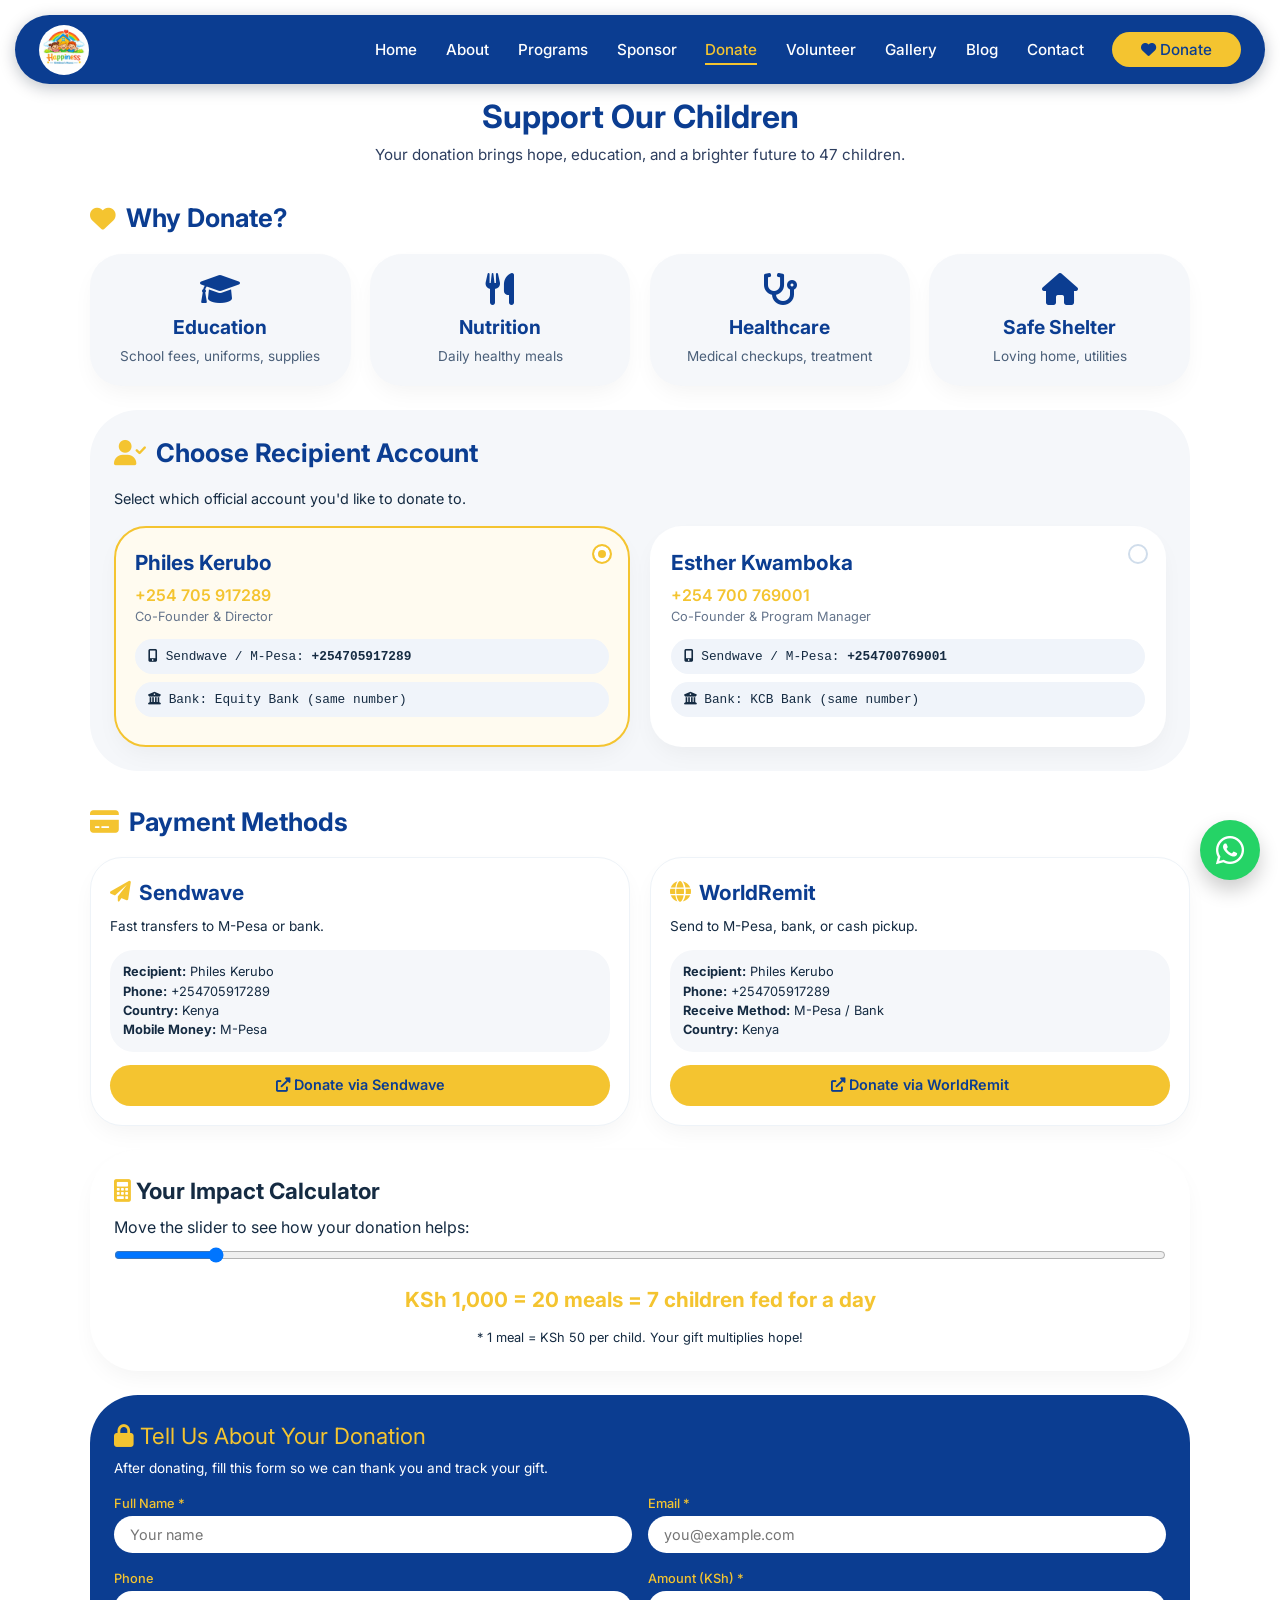
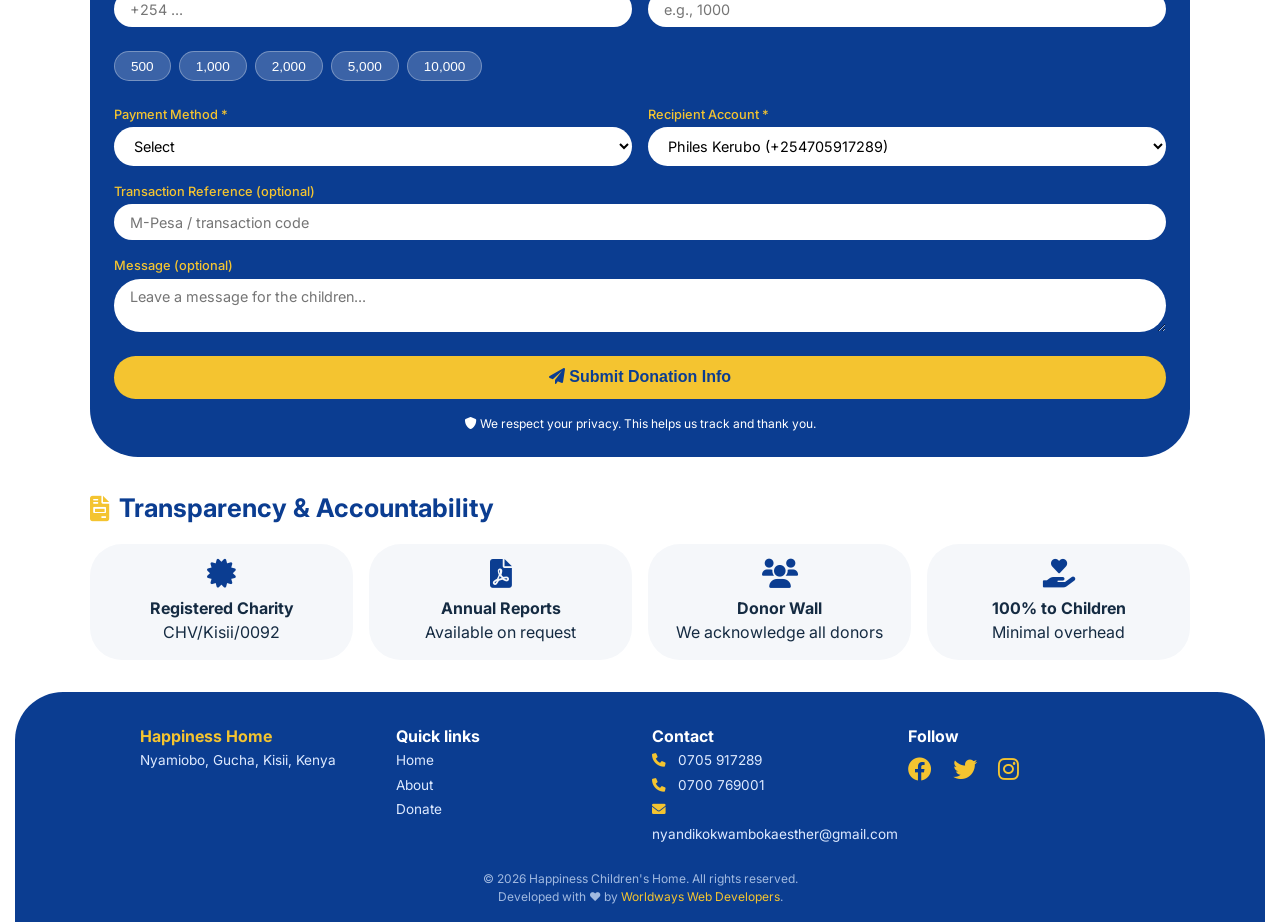
<file: donate.html>
<!DOCTYPE html>
<html lang="en">
<head>
    <!-- Favicon -->
    <link rel="icon" type="image/jpeg" href="images/logo.jpg">
    <meta charset="UTF-8">
    <meta name="viewport" content="width=device-width, initial-scale=1.0, maximum-scale=5.0">
    <title>Donate - Happiness Children's Home</title>
    <!-- Font Awesome 6 -->
    <link rel="stylesheet" href="https://cdnjs.cloudflare.com/ajax/libs/font-awesome/6.0.0-beta3/css/all.min.css">
    <!-- Google Fonts: Inter -->
    <link rel="preconnect" href="https://fonts.googleapis.com">
    <link rel="preconnect" href="https://fonts.gstatic.com" crossorigin>
    <link href="https://fonts.googleapis.com/css2?family=Inter:opsz,wght@14..32,300..700&display=swap" rel="stylesheet">
    <style>
        * {
            margin: 0;
            padding: 0;
            box-sizing: border-box;
        }

        body {
            font-family: 'Inter', sans-serif;
            background-color: #ffffff;
            color: #152b42;
            line-height: 1.5;
            padding: 0 15px;
        }

        :root {
            --dark-blue: #0B3D91;
            --white: #FFFFFF;
            --soft-gold: #F4C430;
            --light-bg: #F5F7FA;
            --shadow: 0 20px 35px -8px rgba(0, 30, 60, 0.15);
            --card-shadow: 0 10px 25px -5px rgba(0, 0, 0, 0.05);
        }

        /* Navigation */
        .floating-nav {
            position: sticky;
            top: 15px;
            z-index: 1000;
            background-color: var(--dark-blue);
            box-shadow: 0 4px 16px rgba(0, 20, 40, 0.25);
            width: 100%;
            max-width: 1280px;
            margin: 0 auto 20px;
            border-radius: 60px;
        }

        .nav-container {
            display: flex;
            align-items: center;
            justify-content: space-between;
            padding: 0.6rem 1.5rem;
        }

        .logo a {
            display: flex;
            align-items: center;
            gap: 10px;
            text-decoration: none;
        }

        .logo img {
            width: 50px;
            height: 50px;
            border-radius: 50%;
            object-fit: cover;
            transition: transform 0.3s ease, box-shadow 0.3s ease;
        }

        .logo img:hover {
            transform: scale(1.1);
            box-shadow: 0 8px 20px rgba(0, 0, 0, 0.2);
        }

        .logo-text-mobile {
            display: none;
            color: var(--white);
            font-weight: 600;
            font-size: 1rem;
            white-space: nowrap;
        }

        .nav-menu {
            display: flex;
            align-items: center;
            gap: 1.8rem;
            list-style: none;
        }

        .nav-menu li a {
            color: var(--white);
            text-decoration: none;
            font-weight: 500;
            font-size: 0.95rem;
            transition: 0.2s;
            padding-bottom: 0.25rem;
            border-bottom: 2px solid transparent;
        }

        .nav-menu li a:hover,
        .nav-menu li a.active {
            border-bottom-color: var(--soft-gold);
            color: var(--soft-gold);
        }

        .donate-btn-nav {
            background-color: var(--soft-gold);
            color: var(--dark-blue) !important;
            padding: 0.5rem 1.8rem !important;
            border-radius: 40px;
            font-weight: 600;
            border-bottom: none !important;
        }

        .hamburger {
            display: none;
            font-size: 2rem;
            color: white;
            background: none;
            border: none;
            cursor: pointer;
        }

        .mobile-menu {
            display: none;
            position: fixed;
            top: 85px;
            left: 15px;
            right: 15px;
            background: var(--light-bg);
            border-radius: 30px;
            padding: 1.5rem;
            box-shadow: var(--shadow);
            z-index: 999;
            border: 2px solid var(--soft-gold);
            max-height: 80vh;
            overflow-y: auto;
        }

        .mobile-menu:not(.hide) {
            display: block;
        }

        .mobile-nav-links {
            list-style: none;
        }

        .mobile-nav-links li {
            margin-bottom: 0.8rem;
        }

        .mobile-nav-links li a {
            display: block;
            padding: 0.8rem 1rem;
            background: white;
            color: var(--dark-blue);
            text-decoration: none;
            font-weight: 500;
            border-radius: 40px;
            text-align: center;
            border: 1px solid #e0e7f0;
        }

        .mobile-nav-links .donate-btn-mobile {
            background: var(--soft-gold);
            font-weight: 700;
            border: none;
        }

        @media screen and (max-width: 900px) {
            .nav-menu {
                display: none;
            }
            .hamburger {
                display: block;
            }
            .floating-nav {
                top: 10px;
                border-radius: 40px;
            }
            .logo img {
                width: 45px;
                height: 45px;
            }
            .logo-text-mobile {
                display: inline-block;
                font-size: 0.95rem;
            }
        }

        @media screen and (max-width: 600px) {
            .logo img {
                width: 40px;
                height: 40px;
            }
            .logo-text-mobile {
                font-size: 0.85rem;
                white-space: normal;
                max-width: 180px;
            }
            .nav-container {
                padding: 0.5rem 1rem;
            }
        }

        /* Main container */
        .page-container {
            max-width: 1100px;
            margin: 0 auto;
        }

        .page-header {
            text-align: center;
            margin: 1.5rem 0 1rem;
        }

        .page-header h1 {
            font-size: 2rem;
            color: var(--dark-blue);
            margin-bottom: 0.2rem;
        }

        .page-header p {
            color: #2d3e5f;
            font-size: 0.95rem;
        }

        /* Section titles */
        .section-title {
            font-size: 1.6rem;
            color: var(--dark-blue);
            margin: 2rem 0 1rem;
            display: flex;
            align-items: center;
            gap: 0.6rem;
        }

        .section-title i {
            color: var(--soft-gold);
            font-size: 1.6rem;
        }

        /* Why donate cards */
        .why-donate-grid {
            display: grid;
            grid-template-columns: repeat(auto-fit, minmax(200px, 1fr));
            gap: 1.2rem;
            margin: 1rem 0;
        }

        .why-card {
            background: var(--light-bg);
            padding: 1.2rem;
            border-radius: 32px;
            text-align: center;
            box-shadow: var(--card-shadow);
            transition: transform 0.2s;
        }

        .why-card:hover {
            transform: translateY(-3px);
        }

        .why-card i {
            font-size: 2rem;
            color: var(--dark-blue);
            margin-bottom: 0.5rem;
        }

        .why-card h3 {
            font-size: 1.2rem;
            color: var(--dark-blue);
            margin-bottom: 0.3rem;
        }

        .why-card p {
            font-size: 0.85rem;
            color: #4a5f79;
        }

        /* Recipient selection */
        .recipient-section {
            background: var(--light-bg);
            border-radius: 48px;
            padding: 1.5rem;
            margin: 1.5rem 0;
        }

        .recipient-grid {
            display: grid;
            grid-template-columns: repeat(auto-fit, minmax(260px, 1fr));
            gap: 1.2rem;
            margin-top: 1rem;
        }

        .recipient-card {
            background: white;
            border-radius: 32px;
            padding: 1.2rem;
            box-shadow: var(--card-shadow);
            border: 2px solid transparent;
            transition: all 0.2s;
            cursor: pointer;
            position: relative;
        }

        .recipient-card.selected {
            border-color: var(--soft-gold);
            background: #fffbf0;
        }

        .recipient-card .checkmark {
            position: absolute;
            top: 1rem;
            right: 1rem;
            width: 20px;
            height: 20px;
            border-radius: 50%;
            border: 2px solid #d0ddeb;
            background: white;
        }

        .recipient-card.selected .checkmark {
            border-color: var(--soft-gold);
            background: var(--soft-gold);
            box-shadow: inset 0 0 0 4px white;
        }

        .recipient-card h3 {
            font-size: 1.3rem;
            color: var(--dark-blue);
            margin-bottom: 0.3rem;
        }

        .recipient-card .phone {
            font-size: 1rem;
            font-weight: 600;
            color: var(--soft-gold);
        }

        .recipient-card .role {
            font-size: 0.8rem;
            color: #64748b;
            margin-bottom: 0.8rem;
        }

        .recipient-detail {
            background: #f0f4fa;
            border-radius: 24px;
            padding: 0.5rem 0.8rem;
            margin: 0.5rem 0;
            font-family: monospace;
            font-size: 0.8rem;
        }

        /* Payment methods */
        .payment-grid {
            display: grid;
            grid-template-columns: repeat(auto-fit, minmax(240px, 1fr));
            gap: 1.2rem;
            margin: 1rem 0;
        }

        .payment-card {
            background: white;
            border-radius: 32px;
            padding: 1.2rem;
            box-shadow: var(--card-shadow);
            border: 1px solid #eef3f8;
        }

        .payment-card h3 {
            font-size: 1.3rem;
            color: var(--dark-blue);
            margin-bottom: 0.5rem;
            display: flex;
            align-items: center;
            gap: 0.5rem;
        }

        .payment-card h3 i {
            color: var(--soft-gold);
        }

        .payment-card p {
            font-size: 0.85rem;
            margin-bottom: 0.8rem;
        }

        .method-detail {
            background: var(--light-bg);
            border-radius: 24px;
            padding: 0.8rem;
            margin: 0.8rem 0;
            font-size: 0.8rem;
        }

        .btn-payment {
            display: block;
            background: var(--soft-gold);
            color: var(--dark-blue);
            padding: 0.6rem;
            border-radius: 60px;
            text-decoration: none;
            font-weight: 600;
            text-align: center;
            transition: 0.2s;
            font-size: 0.9rem;
        }

        .btn-payment:hover {
            background: #e6b220;
        }

        /* Calculator */
        .calculator {
            background: white;
            border-radius: 48px;
            padding: 1.5rem;
            margin: 1.5rem 0;
            box-shadow: var(--card-shadow);
        }

        .calc-display {
            font-size: 1.3rem;
            font-weight: 700;
            color: var(--soft-gold);
            text-align: center;
            margin: 0.8rem 0;
        }

        .calc-slider {
            width: 100%;
            margin: 0.5rem 0;
        }

        /* Donation form */
        .donation-form-section {
            background: var(--dark-blue);
            border-radius: 48px;
            padding: 1.5rem;
            margin: 1.5rem 0;
            color: white;
        }

        .form-title {
            font-size: 1.4rem;
            color: var(--soft-gold);
            margin-bottom: 0.3rem;
        }

        .donation-form {
            display: flex;
            flex-direction: column;
            gap: 1rem;
            margin-top: 1rem;
        }

        .form-row {
            display: flex;
            gap: 1rem;
            flex-wrap: wrap;
        }

        .form-group {
            flex: 1;
            display: flex;
            flex-direction: column;
        }

        .form-group label {
            font-size: 0.8rem;
            font-weight: 500;
            margin-bottom: 0.2rem;
            color: var(--soft-gold);
        }

        .form-group input,
        .form-group select,
        .form-group textarea {
            padding: 0.6rem 1rem;
            border-radius: 40px;
            border: none;
            font-family: 'Inter', sans-serif;
            background: white;
            font-size: 0.9rem;
        }

        .donation-amounts {
            display: flex;
            flex-wrap: wrap;
            gap: 0.5rem;
            margin: 0.5rem 0;
        }

        .amount-btn {
            background: rgba(255,255,255,0.2);
            border: 1px solid rgba(255,255,255,0.3);
            padding: 0.4rem 1rem;
            border-radius: 60px;
            color: white;
            font-weight: 500;
            font-size: 0.85rem;
            cursor: pointer;
            transition: 0.2s;
        }

        .amount-btn:hover,
        .amount-btn.active {
            background: var(--soft-gold);
            color: var(--dark-blue);
            border-color: white;
        }

        .btn-submit {
            background: var(--soft-gold);
            color: var(--dark-blue);
            padding: 0.8rem;
            border-radius: 60px;
            font-weight: 700;
            border: none;
            cursor: pointer;
            transition: 0.2s;
            font-size: 1rem;
            margin-top: 0.5rem;
        }

        .btn-submit:hover {
            background: #e6b220;
        }

        /* Transparency grid */
        .transparency-grid {
            display: grid;
            grid-template-columns: repeat(auto-fit, minmax(160px, 1fr));
            gap: 1rem;
            margin: 1rem 0;
        }

        .transparency-item {
            text-align: center;
            background: var(--light-bg);
            padding: 1rem;
            border-radius: 32px;
        }

        .transparency-item i {
            font-size: 1.8rem;
            color: var(--dark-blue);
            margin-bottom: 0.5rem;
        }

        .transparency-item h4 {
            font-size: 1rem;
        }

        /* Footer */
        footer {
            background: var(--dark-blue);
            color: white;
            margin-top: 2rem;
            padding: 2rem 2rem 1rem;
            border-radius: 48px 48px 0 0;
        }

        .footer-grid {
            max-width: 1000px;
            margin: 0 auto;
            display: grid;
            grid-template-columns: repeat(auto-fit, minmax(150px, 1fr));
            gap: 1.5rem;
        }

        .footer-col p, .footer-col a {
            color: #deeaff;
            text-decoration: none;
            font-size: 0.85rem;
            line-height: 1.8;
        }

        .footer-col i {
            margin-right: 0.5rem;
            color: var(--soft-gold);
        }

        .social-icons a {
            font-size: 1.5rem;
            margin-right: 0.8rem;
            color: white;
        }

        .copyright {
            text-align: center;
            padding-top: 1.5rem;
            font-size: 0.75rem;
            color: #a0b9e0;
        }

        /* floating whatsapp */
        .floating-whatsapp {
            position: fixed;
            bottom: 20px;
            right: 20px;
            background-color: #25D366;
            color: white;
            width: 60px;
            height: 60px;
            border-radius: 50%;
            display: flex;
            align-items: center;
            justify-content: center;
            font-size: 2rem;
            box-shadow: 0 10px 20px rgba(0,0,0,0.2);
            z-index: 999;
            text-decoration: none;
        }

        @media (max-width: 700px) {
            .form-row {
                flex-direction: column;
                gap: 0.8rem;
            }
            .recipient-grid {
                grid-template-columns: 1fr;
            }
        }
    </style>
</head>
<body>
    <!-- Navigation -->
    <nav class="floating-nav">
        <div class="nav-container">
            <div class="logo">
                <a href="index.html">
                    <img src="images/logo.jpg" alt="Happiness Children's Home Logo">
                    <span class="logo-text-mobile">Happiness Children's Home</span>
                </a>
            </div>
            <ul class="nav-menu" id="navMenu">
                <li><a href="index.html">Home</a></li>
                <li><a href="about.html">About</a></li>
                <li><a href="programs.html">Programs</a></li>
                <li><a href="sponsor.html">Sponsor</a></li>
                <li><a href="donate.html" class="active">Donate</a></li>
                <li><a href="volunteer.html">Volunteer</a></li>
                <li><a href="gallery.html">Gallery</a></li>
                <li><a href="blog.html">Blog</a></li>
                <li><a href="contact.html">Contact</a></li>
                <li><a href="donate.html" class="donate-btn-nav"><i class="fas fa-heart"></i> Donate</a></li>
            </ul>
            <button class="hamburger" id="hamburgerBtn"><i class="fas fa-bars"></i></button>
        </div>
    </nav>

    <div id="mobileMenu" class="mobile-menu hide">
        <ul class="mobile-nav-links">
            <li><a href="index.html">Home</a></li>
            <li><a href="about.html">About</a></li>
            <li><a href="programs.html">Programs</a></li>
            <li><a href="sponsor.html">Sponsor</a></li>
            <li><a href="donate.html" class="active">Donate</a></li>
            <li><a href="volunteer.html">Volunteer</a></li>
            <li><a href="gallery.html">Gallery</a></li>
            <li><a href="blog.html">Blog</a></li>
            <li><a href="contact.html">Contact</a></li>
            <li><a href="donate.html" class="donate-btn-mobile"><i class="fas fa-heart"></i> Donate Now</a></li>
        </ul>
    </div>

    <a href="https://wa.me/254705917289" class="floating-whatsapp" target="_blank"><i class="fab fa-whatsapp"></i></a>

    <div class="page-container">
        <div class="page-header">
            <h1>Support Our Children</h1>
            <p>Your donation brings hope, education, and a brighter future to 47 children.</p>
        </div>

        <!-- Why Donate -->
        <section>
            <h2 class="section-title"><i class="fas fa-heart"></i> Why Donate?</h2>
            <div class="why-donate-grid">
                <div class="why-card"><i class="fas fa-graduation-cap"></i><h3>Education</h3><p>School fees, uniforms, supplies</p></div>
                <div class="why-card"><i class="fas fa-utensils"></i><h3>Nutrition</h3><p>Daily healthy meals</p></div>
                <div class="why-card"><i class="fas fa-stethoscope"></i><h3>Healthcare</h3><p>Medical checkups, treatment</p></div>
                <div class="why-card"><i class="fas fa-home"></i><h3>Safe Shelter</h3><p>Loving home, utilities</p></div>
            </div>
        </section>

        <!-- Recipient Selection -->
        <div class="recipient-section">
            <h2 class="section-title" style="margin-top:0;"><i class="fas fa-user-check"></i> Choose Recipient Account</h2>
            <p style="margin-bottom:0.8rem; font-size:0.9rem;">Select which official account you'd like to donate to.</p>
            <div class="recipient-grid" id="recipientGrid">
                <div class="recipient-card" data-recipient="philes">
                    <input type="radio" name="recipient" id="rec1" value="philes" checked hidden>
                    <span class="checkmark"></span>
                    <h3>Philes Kerubo</h3>
                    <div class="phone">+254 705 917289</div>
                    <div class="role">Co-Founder & Director</div>
                    <div class="recipient-detail"><i class="fas fa-mobile-alt"></i> Sendwave / M-Pesa: <strong>+254705917289</strong></div>
                    <div class="recipient-detail"><i class="fas fa-university"></i> Bank: Equity Bank (same number)</div>
                </div>
                <div class="recipient-card" data-recipient="esther">
                    <input type="radio" name="recipient" id="rec2" value="esther" hidden>
                    <span class="checkmark"></span>
                    <h3>Esther Kwamboka</h3>
                    <div class="phone">+254 700 769001</div>
                    <div class="role">Co-Founder & Program Manager</div>
                    <div class="recipient-detail"><i class="fas fa-mobile-alt"></i> Sendwave / M-Pesa: <strong>+254700769001</strong></div>
                    <div class="recipient-detail"><i class="fas fa-university"></i> Bank: KCB Bank (same number)</div>
                </div>
            </div>
        </div>

        <!-- Payment Methods -->
        <section>
            <h2 class="section-title"><i class="fas fa-credit-card"></i> Payment Methods</h2>
            <div class="payment-grid">
                <div class="payment-card">
                    <h3><i class="fas fa-paper-plane"></i> Sendwave</h3>
                    <p>Fast transfers to M-Pesa or bank.</p>
                    <div class="method-detail" id="sendwaveDetail">
                        <strong>Recipient:</strong> <span id="sendwaveName">Philes Kerubo</span><br>
                        <strong>Phone:</strong> <span id="sendwavePhone">+254705917289</span><br>
                        <strong>Country:</strong> Kenya<br>
                        <strong>Mobile Money:</strong> M-Pesa
                    </div>
                    <a href="https://www.sendwave.com" target="_blank" class="btn-payment" id="sendwaveBtn"><i class="fas fa-external-link-alt"></i> Donate via Sendwave</a>
                </div>
                <div class="payment-card">
                    <h3><i class="fas fa-globe"></i> WorldRemit</h3>
                    <p>Send to M-Pesa, bank, or cash pickup.</p>
                    <div class="method-detail" id="worldremitDetail">
                        <strong>Recipient:</strong> <span id="worldremitName">Philes Kerubo</span><br>
                        <strong>Phone:</strong> <span id="worldremitPhone">+254705917289</span><br>
                        <strong>Receive Method:</strong> M-Pesa / Bank<br>
                        <strong>Country:</strong> Kenya
                    </div>
                    <a href="https://www.worldremit.com/en/send-money-to-kenya" target="_blank" class="btn-payment" id="worldremitBtn"><i class="fas fa-external-link-alt"></i> Donate via WorldRemit</a>
                </div>
            </div>
        </section>

        <!-- Impact Calculator -->
        <div class="calculator">
            <h2 style="font-size:1.4rem; margin-bottom:0.5rem;"><i class="fas fa-calculator" style="color:var(--soft-gold);"></i> Your Impact Calculator</h2>
            <p>Move the slider to see how your donation helps:</p>
            <input type="range" min="100" max="10000" value="1000" step="100" class="calc-slider" id="impactSlider">
            <div class="calc-display" id="impactDisplay">KSh 1,000 = 20 meals = 7 children fed for a day</div>
            <p style="text-align:center; font-size:0.8rem;">* 1 meal = KSh 50 per child. Your gift multiplies hope!</p>
        </div>

        <!-- Donation Tracking Form -->
        <div class="donation-form-section">
            <div class="form-title"><i class="fas fa-lock"></i> Tell Us About Your Donation</div>
            <p style="font-size:0.85rem; margin-bottom:0.5rem;">After donating, fill this form so we can thank you and track your gift.</p>
            <form class="donation-form" id="donationTrackForm">
                <div class="form-row">
                    <div class="form-group"><label>Full Name *</label><input type="text" id="donorName" placeholder="Your name" required></div>
                    <div class="form-group"><label>Email *</label><input type="email" id="donorEmail" placeholder="you@example.com" required></div>
                </div>
                <div class="form-row">
                    <div class="form-group"><label>Phone</label><input type="tel" id="donorPhone" placeholder="+254 ..."></div>
                    <div class="form-group"><label>Amount (KSh) *</label><input type="number" id="donationAmount" placeholder="e.g., 1000" required></div>
                </div>
                <div class="donation-amounts">
                    <button type="button" class="amount-btn" data-amount="500">500</button>
                    <button type="button" class="amount-btn" data-amount="1000">1,000</button>
                    <button type="button" class="amount-btn" data-amount="2000">2,000</button>
                    <button type="button" class="amount-btn" data-amount="5000">5,000</button>
                    <button type="button" class="amount-btn" data-amount="10000">10,000</button>
                </div>
                <div class="form-row">
                    <div class="form-group"><label>Payment Method *</label><select id="paymentMethod" required><option value="">Select</option><option value="sendwave">Sendwave</option><option value="worldremit">WorldRemit</option><option value="mpesa">M-Pesa (direct)</option><option value="bank">Bank Transfer</option></select></div>
                    <div class="form-group"><label>Recipient Account *</label><select id="recipientSelect" required><option value="philes">Philes Kerubo (+254705917289)</option><option value="esther">Esther Kwamboka (+254700769001)</option></select></div>
                </div>
                <div class="form-group"><label>Transaction Reference (optional)</label><input type="text" id="transactionRef" placeholder="M-Pesa / transaction code"></div>
                <div class="form-group"><label>Message (optional)</label><textarea rows="2" id="donorMessage" placeholder="Leave a message for the children..."></textarea></div>
                <button type="submit" class="btn-submit"><i class="fas fa-paper-plane"></i> Submit Donation Info</button>
                <p style="font-size:0.75rem; text-align:center;"><i class="fas fa-shield-alt"></i> We respect your privacy. This helps us track and thank you.</p>
            </form>
        </div>

        <!-- Transparency Section -->
        <section>
            <h2 class="section-title"><i class="fas fa-file-invoice"></i> Transparency & Accountability</h2>
            <div class="transparency-grid">
                <div class="transparency-item"><i class="fas fa-certificate"></i><h4>Registered Charity</h4><p>CHV/Kisii/0092</p></div>
                <div class="transparency-item"><i class="fas fa-file-pdf"></i><h4>Annual Reports</h4><p>Available on request</p></div>
                <div class="transparency-item"><i class="fas fa-users"></i><h4>Donor Wall</h4><p>We acknowledge all donors</p></div>
                <div class="transparency-item"><i class="fas fa-hand-holding-heart"></i><h4>100% to Children</h4><p>Minimal overhead</p></div>
            </div>
        </section>
    </div>

    <footer>
        <div class="footer-grid">
            <div class="footer-col"><h4 style="color:var(--soft-gold);">Happiness Home</h4><p>Nyamiobo, Gucha, Kisii, Kenya</p></div>
            <div class="footer-col"><h4>Quick links</h4><p><a href="index.html">Home</a></p><p><a href="about.html">About</a></p><p><a href="donate.html">Donate</a></p></div>
            <div class="footer-col"><h4>Contact</h4><p><i class="fas fa-phone"></i> 0705 917289</p><p><i class="fas fa-phone"></i> 0700 769001</p><p><i class="fas fa-envelope"></i> nyandikokwambokaesther@gmail.com</p></div>
            <div class="footer-col"><h4>Follow</h4><div class="social-icons"><a href="#"><i class="fab fa-facebook"></i></a><a href="#"><i class="fab fa-twitter"></i></a><a href="#"><i class="fab fa-instagram"></i></a></div></div>
        </div>
        <div class="copyright">© <span id="currentYear"></span> Happiness Children's Home. All rights reserved.<br>Developed with ❤️ by <a href="https://www.worldwaysweb-developers.co.ke/" target="_blank" rel="noopener noreferrer" style="color: #F4C430; text-decoration: none;">Worldways Web Developers</a>.</div>
    </footer>

    <script>
        (function() {
            // Hamburger menu
            const hamburger = document.getElementById('hamburgerBtn');
            const mobileMenu = document.getElementById('mobileMenu');
            hamburger.addEventListener('click', (e) => {
                e.stopPropagation();
                mobileMenu.classList.toggle('hide');
                hamburger.querySelector('i').classList.toggle('fa-bars');
                hamburger.querySelector('i').classList.toggle('fa-times');
            });
            document.addEventListener('click', (e) => {
                if (!mobileMenu.contains(e.target) && !hamburger.contains(e.target) && !mobileMenu.classList.contains('hide')) {
                    mobileMenu.classList.add('hide');
                    hamburger.querySelector('i').classList.remove('fa-times');
                    hamburger.querySelector('i').classList.add('fa-bars');
                }
            });

            // Recipient selection
            const recipientCards = document.querySelectorAll('.recipient-card');
            const sendwaveName = document.getElementById('sendwaveName');
            const sendwavePhone = document.getElementById('sendwavePhone');
            const worldremitName = document.getElementById('worldremitName');
            const worldremitPhone = document.getElementById('worldremitPhone');
            const recipientSelect = document.getElementById('recipientSelect');

            function updateRecipient(selectedValue) {
                recipientCards.forEach(card => {
                    const radio = card.querySelector('input[type="radio"]');
                    if (radio.value === selectedValue) {
                        card.classList.add('selected');
                        radio.checked = true;
                    } else {
                        card.classList.remove('selected');
                    }
                });
                if (selectedValue === 'philes') {
                    sendwaveName.textContent = 'Philes Kerubo';
                    sendwavePhone.textContent = '+254705917289';
                    worldremitName.textContent = 'Philes Kerubo';
                    worldremitPhone.textContent = '+254705917289';
                    recipientSelect.value = 'philes';
                } else {
                    sendwaveName.textContent = 'Esther Kwamboka';
                    sendwavePhone.textContent = '+254700769001';
                    worldremitName.textContent = 'Esther Kwamboka';
                    worldremitPhone.textContent = '+254700769001';
                    recipientSelect.value = 'esther';
                }
            }

            recipientCards.forEach(card => {
                card.addEventListener('click', () => {
                    const radio = card.querySelector('input[type="radio"]');
                    updateRecipient(radio.value);
                });
            });
            updateRecipient('philes');

            // Impact calculator
            const slider = document.getElementById('impactSlider');
            const display = document.getElementById('impactDisplay');
            slider.addEventListener('input', () => {
                const val = parseInt(slider.value);
                const meals = Math.floor(val / 50);
                const children = Math.floor(meals / 3);
                display.textContent = `KSh ${val.toLocaleString()} = ${meals} meals = ${children} children fed for a day`;
            });

            // Amount buttons
            const amountBtns = document.querySelectorAll('.amount-btn');
            const amountInput = document.getElementById('donationAmount');
            amountBtns.forEach(btn => {
                btn.addEventListener('click', () => {
                    const amount = btn.getAttribute('data-amount');
                    amountInput.value = amount;
                    amountBtns.forEach(b => b.classList.remove('active'));
                    btn.classList.add('active');
                });
            });

            // Form submission
            const form = document.getElementById('donationTrackForm');
            form.addEventListener('submit', (e) => {
                e.preventDefault();
                alert('Thank you for your donation! We will acknowledge it shortly. God bless you!');
                form.reset();
                amountBtns.forEach(b => b.classList.remove('active'));
            });

            // Payment buttons
            document.getElementById('sendwaveBtn').addEventListener('click', (e) => {
                e.preventDefault();
                const recipient = document.querySelector('input[name="recipient"]:checked').value;
                const phone = recipient === 'philes' ? '+254705917289' : '+254700769001';
                window.open('https://www.sendwave.com', '_blank');
                alert(`Sendwave: Please send to ${phone} (${recipient === 'philes' ? 'Philes' : 'Esther'})`);
            });
            document.getElementById('worldremitBtn').addEventListener('click', (e) => {
                e.preventDefault();
                const recipient = document.querySelector('input[name="recipient"]:checked').value;
                const phone = recipient === 'philes' ? '+254705917289' : '+254700769001';
                window.open('https://www.worldremit.com/en/send-money-to-kenya', '_blank');
                alert(`WorldRemit: Send to ${phone} (${recipient === 'philes' ? 'Philes' : 'Esther'}) - choose M-Pesa or bank deposit.`);
            });

            // Auto year
            document.getElementById('currentYear').textContent = new Date().getFullYear();
        })();
    </script>
</body>
</html>
</file>
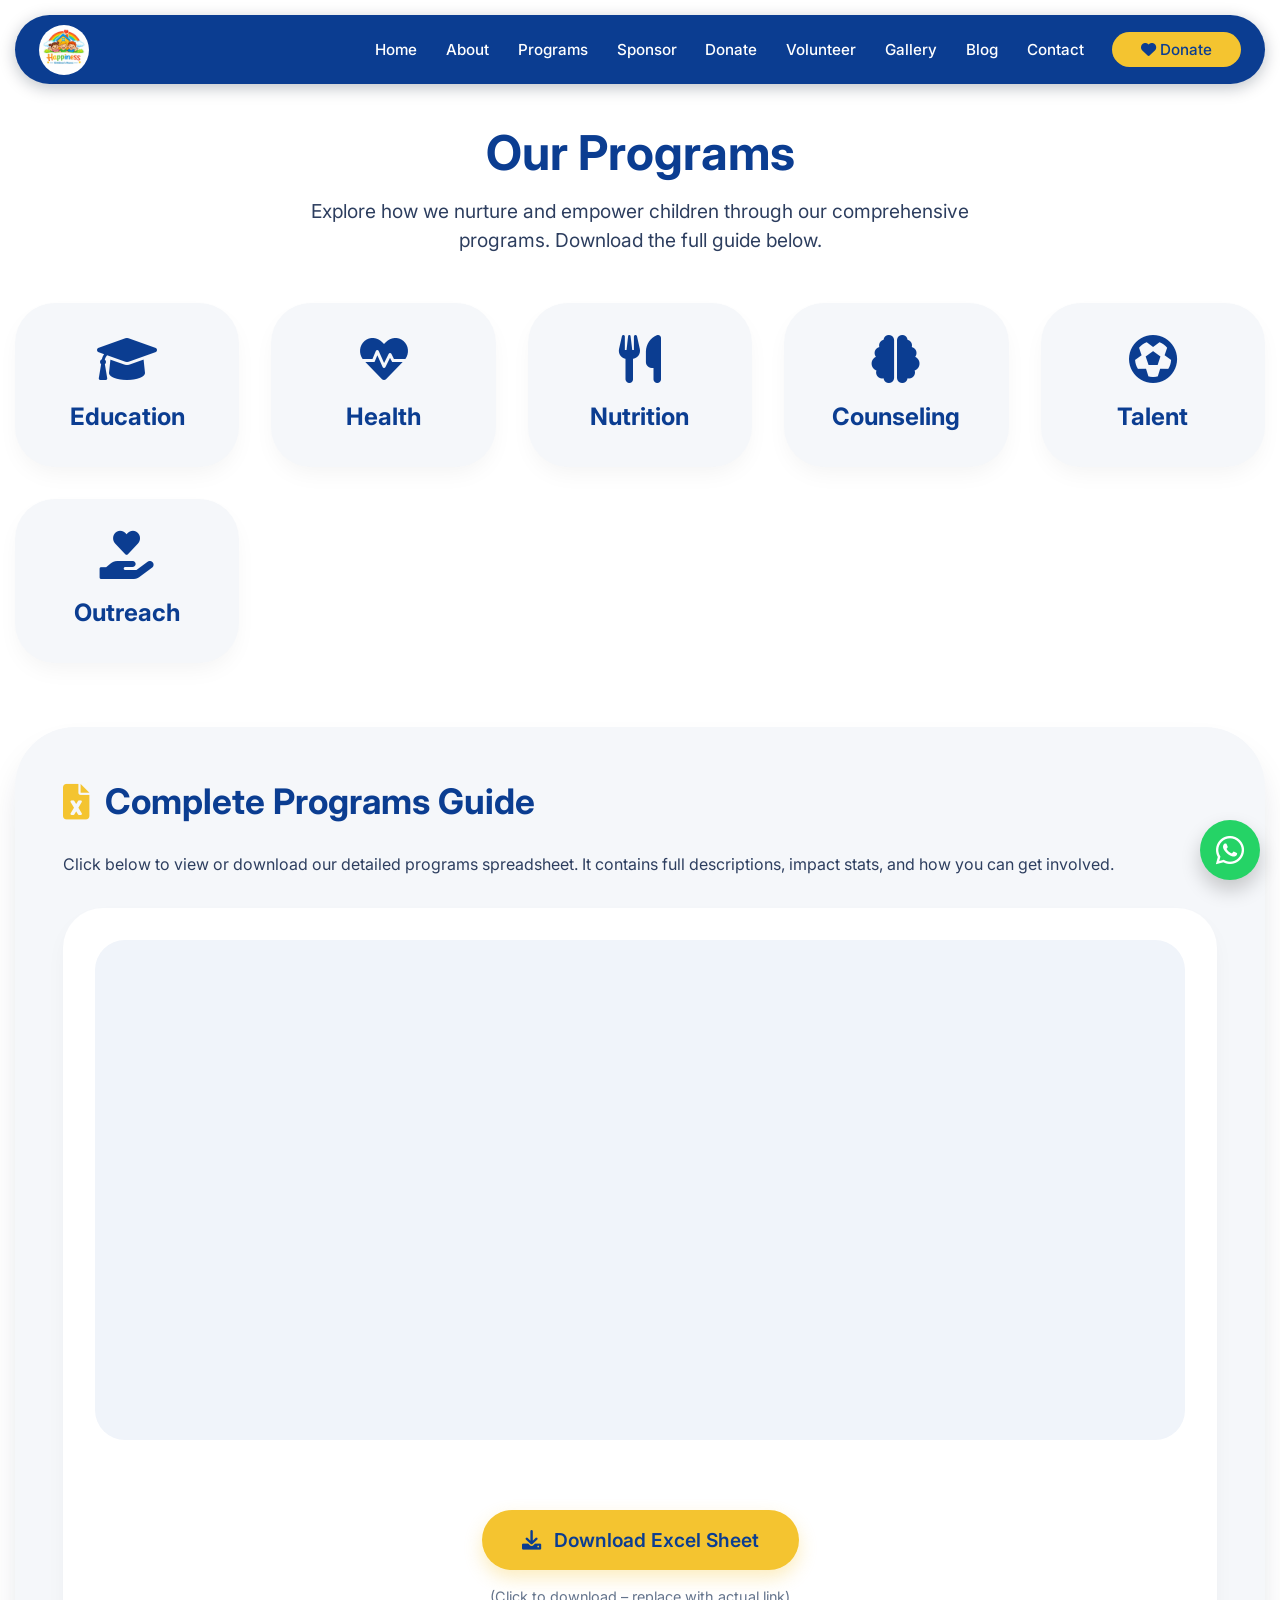
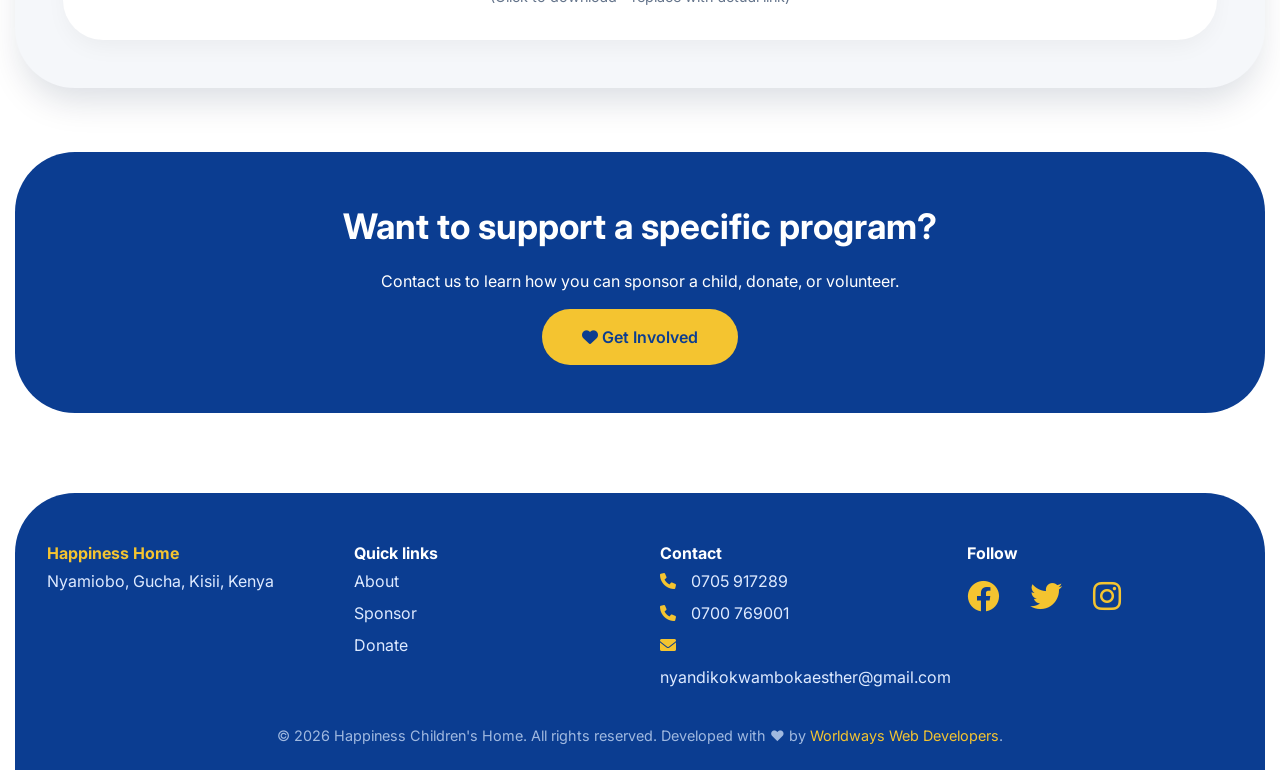
<file: programs.html>
<!DOCTYPE html>
<html lang="en">
<head>
    <!-- Favicon -->
<link rel="icon" type="image/jpeg" href="images/logo.jpg">
    <meta charset="UTF-8">
    <meta name="viewport" content="width=device-width, initial-scale=1.0, maximum-scale=5.0">
    <title>Our Programs - Happiness Children's Home</title>
    <!-- Font Awesome 6 -->
    <link rel="stylesheet" href="https://cdnjs.cloudflare.com/ajax/libs/font-awesome/6.0.0-beta3/css/all.min.css">
    <!-- Google Fonts: Inter -->
    <link rel="preconnect" href="https://fonts.googleapis.com">
    <link rel="preconnect" href="https://fonts.gstatic.com" crossorigin>
    <link href="https://fonts.googleapis.com/css2?family=Inter:opsz,wght@14..32,300..700&display=swap" rel="stylesheet">
    <style>
        * {
            margin: 0;
            padding: 0;
            box-sizing: border-box;
        }

        body {
            font-family: 'Inter', sans-serif;
            background-color: #ffffff;
            color: #152b42;
            line-height: 1.5;
            padding: 0 15px;
        }

        :root {
            --dark-blue: #0B3D91;
            --white: #FFFFFF;
            --soft-gold: #F4C430;
            --light-sky: #4DA6FF;
            --light-bg: #F5F7FA;
            --shadow: 0 20px 35px -8px rgba(0, 30, 60, 0.15);
            --card-shadow: 0 10px 25px -5px rgba(0, 0, 0, 0.05);
        }

        /* floating navigation */
        .floating-nav {
            position: sticky;
            top: 15px;
            z-index: 1000;
            background-color: var(--dark-blue);
            box-shadow: 0 4px 16px rgba(0, 20, 40, 0.25);
            width: 100%;
            max-width: 1280px;
            margin: 0 auto 20px;
            border-radius: 60px;
        }

        .nav-container {
            display: flex;
            align-items: center;
            justify-content: space-between;
            padding: 0.6rem 1.5rem;
        }

        .logo a {
            font-weight: 700;
            font-size: 1.5rem;
            color: var(--white);
            text-decoration: none;
            display: flex;
            align-items: center;
            gap: 0.4rem;
        }

        .logo i {
            color: var(--soft-gold);
            font-size: 2rem;
        }

        .nav-menu {
            display: flex;
            align-items: center;
            gap: 1.8rem;
            list-style: none;
        }

        .nav-menu li a {
            color: var(--white);
            text-decoration: none;
            font-weight: 500;
            font-size: 0.95rem;
            transition: 0.2s;
            padding-bottom: 0.25rem;
            border-bottom: 2px solid transparent;
        }

        .nav-menu li a:hover,
        .nav-menu li a.active {
            border-bottom-color: var(--soft-gold);
            color: var(--soft-gold);
        }

        .donate-btn-nav {
            background-color: var(--soft-gold);
            color: var(--dark-blue) !important;
            padding: 0.5rem 1.8rem !important;
            border-radius: 40px;
            font-weight: 600;
            border-bottom: none !important;
        }

        .hamburger {
            display: none;
            font-size: 2rem;
            color: white;
            background: none;
            border: none;
            cursor: pointer;
        }

        /* mobile menu */
        .mobile-menu {
            display: none;
            position: fixed;
            top: 85px;
            left: 15px;
            right: 15px;
            background: var(--light-bg);
            border-radius: 30px;
            padding: 1.5rem;
            box-shadow: var(--shadow);
            z-index: 999;
            border: 2px solid var(--soft-gold);
            max-height: 80vh;
            overflow-y: auto;
        }

        .mobile-menu:not(.hide) {
            display: block;
        }

        .mobile-nav-links {
            list-style: none;
        }

        .mobile-nav-links li {
            margin-bottom: 0.8rem;
        }

        .mobile-nav-links li a {
            display: block;
            padding: 0.8rem 1rem;
            background: white;
            color: var(--dark-blue);
            text-decoration: none;
            font-weight: 500;
            border-radius: 40px;
            text-align: center;
            border: 1px solid #e0e7f0;
        }

        .mobile-nav-links .donate-btn-mobile {
            background: var(--soft-gold);
            font-weight: 700;
            border: none;
        }

        /* floating whatsapp */
        .floating-whatsapp {
            position: fixed;
            bottom: 20px;
            right: 20px;
            background-color: #25D366;
            color: white;
            width: 60px;
            height: 60px;
            border-radius: 50%;
            display: flex;
            align-items: center;
            justify-content: center;
            font-size: 2rem;
            box-shadow: 0 10px 20px rgba(0,0,0,0.2);
            z-index: 999;
            text-decoration: none;
        }

        /* page header */
        .page-header {
            text-align: center;
            margin: 3rem 0 2rem;
        }

        .page-header h1 {
            font-size: 3rem;
            color: var(--dark-blue);
            margin-bottom: 0.5rem;
        }

        .page-header p {
            color: #2d3e5f;
            font-size: 1.2rem;
            max-width: 700px;
            margin: 0 auto;
        }

        /* program intro cards (visual, not detailed) */
        .program-highlights {
            display: grid;
            grid-template-columns: repeat(auto-fit, minmax(200px, 1fr));
            gap: 2rem;
            margin: 3rem 0;
        }

        .highlight-card {
            background: var(--light-bg);
            padding: 2rem;
            border-radius: 40px;
            text-align: center;
            box-shadow: var(--card-shadow);
            transition: transform 0.3s;
        }

        .highlight-card:hover {
            transform: translateY(-5px);
        }

        .highlight-card i {
            font-size: 3rem;
            color: var(--dark-blue);
            margin-bottom: 1rem;
        }

        .highlight-card h3 {
            font-size: 1.5rem;
            color: var(--dark-blue);
        }

        /* main spreadsheet section */
        .spreadsheet-section {
            background: var(--light-bg);
            border-radius: 60px;
            padding: 3rem;
            margin: 4rem 0;
            box-shadow: var(--shadow);
        }

        .section-title {
            font-size: 2.2rem;
            color: var(--dark-blue);
            margin-bottom: 1.5rem;
            display: flex;
            align-items: center;
            gap: 1rem;
            flex-wrap: wrap;
        }

        .section-title i {
            color: var(--soft-gold);
        }

        .sheet-container {
            background: white;
            border-radius: 40px;
            padding: 2rem;
            box-shadow: var(--card-shadow);
            margin-top: 2rem;
        }

        .sheet-preview {
            width: 100%;
            height: 500px;
            border: none;
            border-radius: 30px;
            background: #f0f4fa;
        }

        .sheet-placeholder {
            width: 100%;
            height: 500px;
            border-radius: 30px;
            background: linear-gradient(145deg, #ffffff, #e6ecf5);
            display: flex;
            flex-direction: column;
            align-items: center;
            justify-content: center;
            text-align: center;
            border: 2px dashed var(--dark-blue);
        }

        .sheet-placeholder i {
            font-size: 5rem;
            color: var(--dark-blue);
            margin-bottom: 1rem;
        }

        .sheet-placeholder p {
            color: var(--dark-blue);
            font-size: 1.2rem;
            max-width: 400px;
        }

        .btn-download {
            display: inline-block;
            background: var(--soft-gold);
            color: var(--dark-blue);
            padding: 1rem 2.5rem;
            border-radius: 60px;
            font-weight: 600;
            text-decoration: none;
            margin-top: 2rem;
            font-size: 1.2rem;
            box-shadow: 0 8px 18px rgba(244,196,48,0.3);
            transition: 0.2s;
        }

        .btn-download:hover {
            background: #e6b220;
            transform: scale(1.02);
        }

        .btn-download i {
            margin-right: 0.5rem;
        }

        /* call to action */
        .cta-banner {
            background: var(--dark-blue);
            color: white;
            border-radius: 60px;
            padding: 3rem;
            text-align: center;
            margin: 4rem 0;
        }

        .cta-banner h2 {
            font-size: 2.2rem;
            margin-bottom: 1rem;
        }

        .cta-banner .btn-gold {
            background: var(--soft-gold);
            color: var(--dark-blue);
            padding: 1rem 2.5rem;
            border-radius: 60px;
            font-weight: 600;
            text-decoration: none;
            display: inline-block;
            margin-top: 1rem;
        }

        /* footer */
        footer {
            background: var(--dark-blue);
            color: white;
            margin-top: 5rem;
            padding: 3rem 2rem 1.5rem;
            border-radius: 60px 60px 0 0;
        }

        .footer-grid {
            max-width: 1280px;
            margin: 0 auto;
            display: grid;
            grid-template-columns: repeat(auto-fit, minmax(180px, 1fr));
            gap: 2.5rem;
        }

        .footer-col p, .footer-col a {
            color: #deeaff;
            text-decoration: none;
            line-height: 2;
        }

        .footer-col i {
            margin-right: 0.7rem;
            color: var(--soft-gold);
        }

        .social-icons a {
            font-size: 2rem;
            margin-right: 1rem;
            color: white;
        }

        .copyright {
            text-align: center;
            padding-top: 2.5rem;
            color: #a0b9e0;
        }

        /* responsive */
        @media screen and (max-width: 900px) {
            .nav-menu {
                display: none;
            }
            .hamburger {
                display: block;
            }
            .floating-nav {
                top: 10px;
                border-radius: 40px;
            }
            .page-header h1 {
                font-size: 2.4rem;
            }
            .spreadsheet-section {
                padding: 1.5rem;
            }
            .sheet-preview, .sheet-placeholder {
                height: 400px;
            }
        }

        @media screen and (max-width: 600px) {
            .sheet-preview, .sheet-placeholder {
                height: 300px;
            }
            .btn-download {
                padding: 0.8rem 1.5rem;
                font-size: 1rem;
            }
        }
    </style>
</head>
<body>
    <!-- floating navigation -->
   <nav class="floating-nav">
    <div class="nav-container">
        <div class="logo">
            <a href="index.html">
                <img src="images/logo.jpg" alt="Happiness Children's Home Logo">
                <span class="logo-text-mobile">Happiness Children's Home</span>
            </a>
        </div>
        <ul class="nav-menu" id="navMenu">
            <li><a href="index.html">Home</a></li>
            <li><a href="about.html">About</a></li>
            <li><a href="programs.html">Programs</a></li>
            <li><a href="sponsor.html">Sponsor</a></li>
            <li><a href="donate.html">Donate</a></li>
            <li><a href="volunteer.html">Volunteer</a></li>
            <li><a href="gallery.html">Gallery</a></li>
            <li><a href="blog.html">Blog</a></li>
            <li><a href="contact.html">Contact</a></li>
            <li><a href="donate.html" class="donate-btn-nav"><i class="fas fa-heart"></i> Donate</a></li>
        </ul>
        <button class="hamburger" id="hamburgerBtn"><i class="fas fa-bars"></i></button>
    </div>
</nav>

<!-- Mobile Menu (slide-in) -->
<div id="mobileMenu" class="mobile-menu hide">
    <ul class="mobile-nav-links">
        <li><a href="index.html">Home</a></li>
        <li><a href="about.html">About</a></li>
        <li><a href="programs.html">Programs</a></li>
        <li><a href="sponsor.html">Sponsor</a></li>
        <li><a href="donate.html">Donate</a></li>
        <li><a href="volunteer.html">Volunteer</a></li>
        <li><a href="gallery.html">Gallery</a></li>
        <li><a href="blog.html">Blog</a></li>
        <li><a href="contact.html">Contact</a></li>
        <li><a href="donate.html" class="donate-btn-mobile"><i class="fas fa-heart"></i> Donate Now</a></li>
    </ul>
</div>

<style>
    * {
        margin: 0;
        padding: 0;
        box-sizing: border-box;
    }

    body {
        font-family: 'Inter', sans-serif;
        background-color: #ffffff;
        color: #152b42;
        padding: 0 15px;
    }

    :root {
        --dark-blue: #0B3D91;
        --white: #FFFFFF;
        --soft-gold: #F4C430;
        --light-bg: #F5F7FA;
        --shadow: 0 20px 35px -8px rgba(0, 30, 60, 0.15);
        --card-shadow: 0 10px 25px -5px rgba(0, 0, 0, 0.05);
    }

    /* Floating Navigation */
    .floating-nav {
        position: sticky;
        top: 15px;
        z-index: 1000;
        background-color: var(--dark-blue);
        box-shadow: 0 4px 16px rgba(0, 20, 40, 0.25);
        width: 100%;
        max-width: 1280px;
        margin: 0 auto 20px;
        border-radius: 60px;
    }

    .nav-container {
        display: flex;
        align-items: center;
        justify-content: space-between;
        padding: 0.6rem 1.5rem;
    }

    .logo a {
        display: flex;
        align-items: center;
        gap: 10px;
        text-decoration: none;
    }

    .logo img {
        width: 50px;
        height: 50px;
        border-radius: 50%;
        object-fit: cover;
        transition: transform 0.3s ease, box-shadow 0.3s ease;
        display: block;
    }

    /* Hover pop-up effect for logo */
    .logo img:hover {
        transform: scale(1.1);
        box-shadow: 0 8px 20px rgba(0, 0, 0, 0.2);
        cursor: pointer;
    }

    /* Mobile logo text (hidden on desktop) */
    .logo-text-mobile {
        display: none;
        color: var(--white);
        font-weight: 600;
        font-size: 1rem;
        white-space: nowrap;
    }

    .nav-menu {
        display: flex;
        align-items: center;
        gap: 1.8rem;
        list-style: none;
    }

    .nav-menu li a {
        color: var(--white);
        text-decoration: none;
        font-weight: 500;
        font-size: 0.95rem;
        transition: 0.2s;
        padding-bottom: 0.25rem;
        border-bottom: 2px solid transparent;
    }

    .nav-menu li a:hover,
    .nav-menu li a.active {
        border-bottom-color: var(--soft-gold);
        color: var(--soft-gold);
    }

    .donate-btn-nav {
        background-color: var(--soft-gold);
        color: var(--dark-blue) !important;
        padding: 0.5rem 1.8rem !important;
        border-radius: 40px;
        font-weight: 600;
        border-bottom: none !important;
    }

    .hamburger {
        display: none;
        font-size: 2rem;
        color: white;
        background: none;
        border: none;
        cursor: pointer;
    }

    /* Mobile Menu */
    .mobile-menu {
        display: none;
        position: fixed;
        top: 85px;
        left: 15px;
        right: 15px;
        background: var(--light-bg);
        border-radius: 30px;
        padding: 1.5rem;
        box-shadow: var(--shadow);
        z-index: 999;
        border: 2px solid var(--soft-gold);
        max-height: 80vh;
        overflow-y: auto;
    }

    .mobile-menu:not(.hide) {
        display: block;
    }

    .mobile-nav-links {
        list-style: none;
    }

    .mobile-nav-links li {
        margin-bottom: 0.8rem;
    }

    .mobile-nav-links li a {
        display: block;
        padding: 0.8rem 1rem;
        background: white;
        color: var(--dark-blue);
        text-decoration: none;
        font-weight: 500;
        border-radius: 40px;
        text-align: center;
        border: 1px solid #e0e7f0;
    }

    .mobile-nav-links .donate-btn-mobile {
        background: var(--soft-gold);
        font-weight: 700;
        border: none;
    }

    /* Responsive */
    @media screen and (max-width: 900px) {
        .nav-menu {
            display: none;
        }
        .hamburger {
            display: block;
        }
        .floating-nav {
            top: 10px;
            border-radius: 40px;
        }
        .logo img {
            width: 45px;
            height: 45px;
        }
        /* Show the text on mobile */
        .logo-text-mobile {
            display: inline-block;
            font-size: 0.95rem;
        }
    }

    @media screen and (max-width: 600px) {
        .logo img {
            width: 40px;
            height: 40px;
        }
        .logo-text-mobile {
            font-size: 0.85rem;
            white-space: normal;
            max-width: 180px;
        }
        .nav-container {
            padding: 0.5rem 1rem;
        }
    }
</style>

<script>
   
</script>

    <!-- floating whatsapp -->
    <a href="https://wa.me/254705917289" class="floating-whatsapp" target="_blank"><i class="fab fa-whatsapp"></i></a>

    <main>
        <div class="page-header">
            <h1>Our Programs</h1>
            <p>Explore how we nurture and empower children through our comprehensive programs. Download the full guide below.</p>
        </div>

        <!-- visual program highlights (just icons, no details) -->
        <div class="program-highlights">
            <div class="highlight-card">
                <i class="fas fa-graduation-cap"></i>
                <h3>Education</h3>
            </div>
            <div class="highlight-card">
                <i class="fas fa-heartbeat"></i>
                <h3>Health</h3>
            </div>
            <div class="highlight-card">
                <i class="fas fa-utensils"></i>
                <h3>Nutrition</h3>
            </div>
            <div class="highlight-card">
                <i class="fas fa-brain"></i>
                <h3>Counseling</h3>
            </div>
            <div class="highlight-card">
                <i class="fas fa-futbol"></i>
                <h3>Talent</h3>
            </div>
            <div class="highlight-card">
                <i class="fas fa-hand-holding-heart"></i>
                <h3>Outreach</h3>
            </div>
        </div>

        <!-- main spreadsheet section -->
        <div class="spreadsheet-section">
            <h2 class="section-title"><i class="fas fa-file-excel"></i> Complete Programs Guide</h2>
            <p style="margin-bottom: 2rem; color: #2d3e5f;">Click below to view or download our detailed programs spreadsheet. It contains full descriptions, impact stats, and how you can get involved.</p>
            
            <div class="sheet-container">
                <!-- embedded Google Sheets (replace with your published link) -->
                <!-- For demonstration, we use a placeholder. Replace src with your own Google Sheets embed URL -->
                <iframe class="sheet-preview" 
                    src="https://docs.google.com/spreadsheets/d/e/2PACX-1vQ6cKJ3Y7lQZ5X8X8X8X8X8X8X8X8X8X8X8X8X8/pubhtml?widget=true&amp;headers=false"
                    title="Programs Spreadsheet">
                </iframe>
                <!-- fallback if iframe fails (or you can use a direct download link) -->
                <div style="text-align: center; margin-top: 2rem;">
                    <a href="#" class="btn-download" download="programs_guide.xlsx">
                        <i class="fas fa-download"></i> Download Excel Sheet
                    </a>
                    <p style="margin-top: 1rem; font-size: 0.9rem; color: #64748b;">(Click to download – replace with actual link)</p>
                </div>
            </div>
        </div>

        <!-- additional call to action -->
        <div class="cta-banner">
            <h2>Want to support a specific program?</h2>
            <p>Contact us to learn how you can sponsor a child, donate, or volunteer.</p>
            <a href="#" class="btn-gold"><i class="fas fa-heart"></i> Get Involved</a>
        </div>
    </main>

    <footer>
        <div class="footer-grid">
            <div class="footer-col">
                <h4 style="color:var(--soft-gold);">Happiness Home</h4>
                <p>Nyamiobo, Gucha, Kisii, Kenya</p>
            </div>
            <div class="footer-col">
                <h4>Quick links</h4>
                <p><a href="#">About</a></p>
                <p><a href="#">Sponsor</a></p>
                <p><a href="#">Donate</a></p>
            </div>
            <div class="footer-col">
                <h4>Contact</h4>
                <p><i class="fas fa-phone"></i> 0705 917289</p>
                <p><i class="fas fa-phone"></i> 0700 769001</p>
                <p><i class="fas fa-envelope"></i> nyandikokwambokaesther@gmail.com</p>
            </div>
            <div class="footer-col">
                <h4>Follow</h4>
                <div class="social-icons">
                    <a href="#"><i class="fab fa-facebook"></i></a>
                    <a href="#"><i class="fab fa-twitter"></i></a>
                    <a href="#"><i class="fab fa-instagram"></i></a>
                </div>
            </div>
        </div>
        <div class="copyright" style="text-align: center; padding-top: 2rem; color: #a0b9e0; font-size: 0.9rem;">
    <p>
        © <span id="currentYear"></span> Happiness Children's Home. All rights reserved. 
        Developed with ❤️ by <a href="https://www.worldwaysweb-developers.co.ke/" target="_blank" rel="noopener noreferrer" style="color: #F4C430; text-decoration: none;">Worldways Web Developers</a>.
    </p>
</div>

<script>
    // Update copyright year automatically
    document.getElementById('currentYear').textContent = new Date().getFullYear();
</script>
    </footer>

    <script>
        (function() {
            const hamburger = document.getElementById('hamburgerBtn');
            const mobileMenu = document.getElementById('mobileMenu');
            hamburger.addEventListener('click', (e) => {
                e.stopPropagation();
                mobileMenu.classList.toggle('hide');
                hamburger.querySelector('i').classList.toggle('fa-bars');
                hamburger.querySelector('i').classList.toggle('fa-times');
            });
            document.addEventListener('click', (e) => {
                if (!mobileMenu.contains(e.target) && !hamburger.contains(e.target) && !mobileMenu.classList.contains('hide')) {
                    mobileMenu.classList.add('hide');
                    hamburger.querySelector('i').classList.remove('fa-times');
                    hamburger.querySelector('i').classList.add('fa-bars');
                }
            });

            // optional: replace the iframe src with a real published Google Sheet URL
            // For now, it's a placeholder. In production, set the correct embed link.
        })();
    </script>
</body>
</html>
</file>
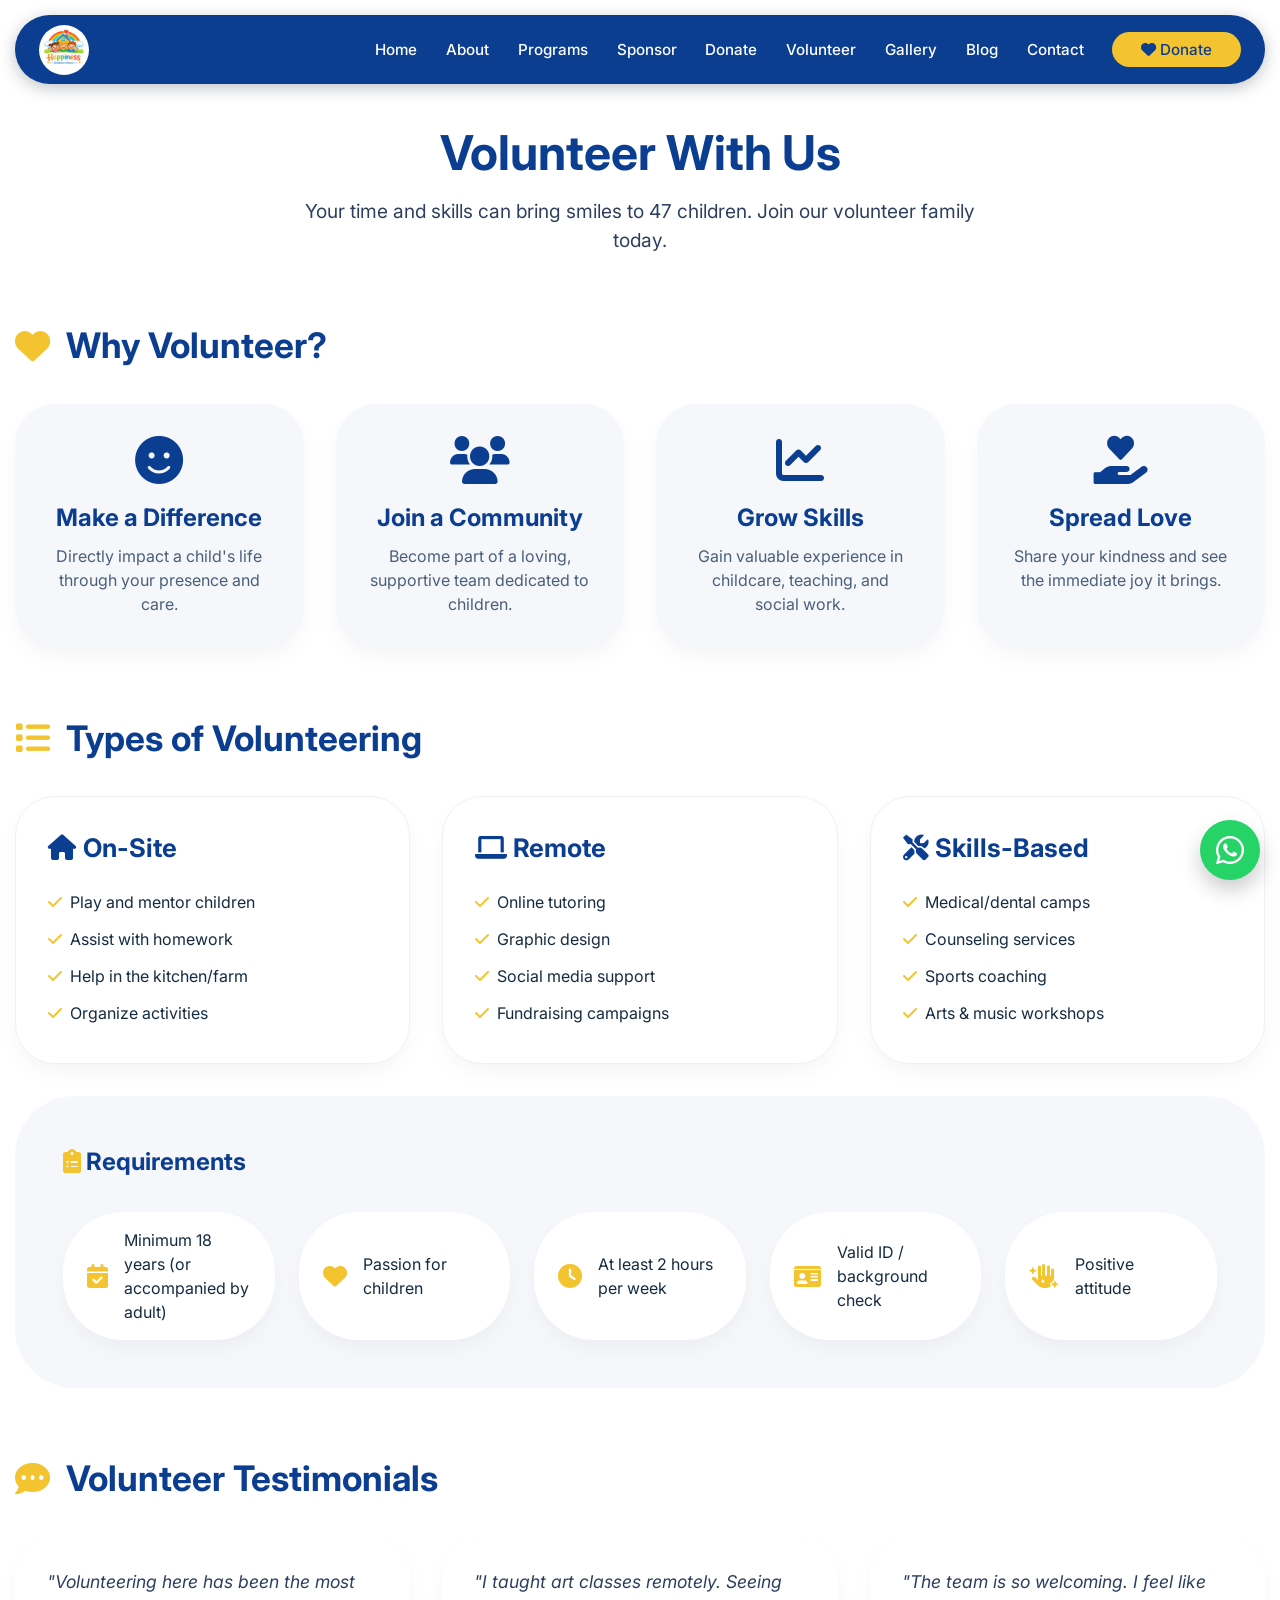
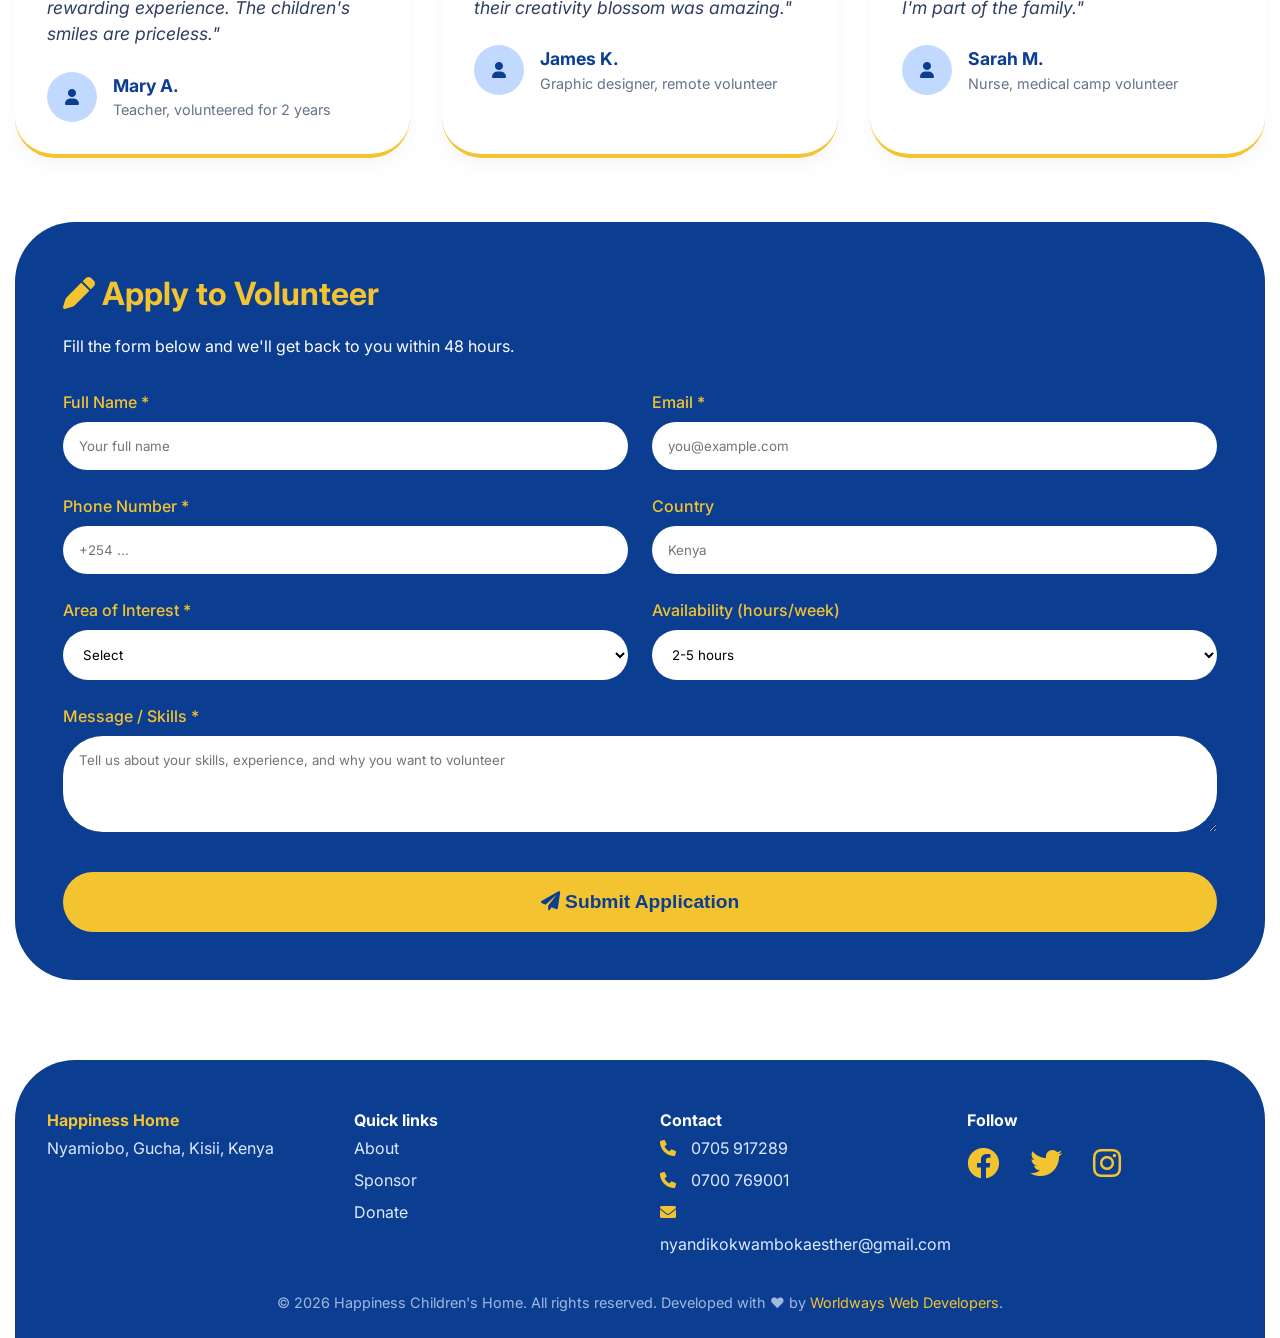
<file: volunteer.html>
<!DOCTYPE html>
<html lang="en">
<head>
    <!-- Favicon -->
<link rel="icon" type="image/jpeg" href="images/logo.jpg">
    <meta charset="UTF-8">
    <meta name="viewport" content="width=device-width, initial-scale=1.0, maximum-scale=5.0">
    <title>Volunteer - Happiness Children's Home</title>
    <!-- Font Awesome 6 -->
    <link rel="stylesheet" href="https://cdnjs.cloudflare.com/ajax/libs/font-awesome/6.0.0-beta3/css/all.min.css">
    <!-- Google Fonts: Inter -->
    <link rel="preconnect" href="https://fonts.googleapis.com">
    <link rel="preconnect" href="https://fonts.gstatic.com" crossorigin>
    <link href="https://fonts.googleapis.com/css2?family=Inter:opsz,wght@14..32,300..700&display=swap" rel="stylesheet">
    <style>
        * {
            margin: 0;
            padding: 0;
            box-sizing: border-box;
        }

        body {
            font-family: 'Inter', sans-serif;
            background-color: #ffffff;
            color: #152b42;
            line-height: 1.5;
            padding: 0 15px;
        }

        :root {
            --dark-blue: #0B3D91;
            --white: #FFFFFF;
            --soft-gold: #F4C430;
            --light-sky: #4DA6FF;
            --light-bg: #F5F7FA;
            --shadow: 0 20px 35px -8px rgba(0, 30, 60, 0.15);
            --card-shadow: 0 10px 25px -5px rgba(0, 0, 0, 0.05);
        }

        /* floating navigation */
        .floating-nav {
            position: sticky;
            top: 15px;
            z-index: 1000;
            background-color: var(--dark-blue);
            box-shadow: 0 4px 16px rgba(0, 20, 40, 0.25);
            width: 100%;
            max-width: 1280px;
            margin: 0 auto 20px;
            border-radius: 60px;
        }

        .nav-container {
            display: flex;
            align-items: center;
            justify-content: space-between;
            padding: 0.6rem 1.5rem;
        }

        .logo a {
            font-weight: 700;
            font-size: 1.5rem;
            color: var(--white);
            text-decoration: none;
            display: flex;
            align-items: center;
            gap: 0.4rem;
        }

        .logo i {
            color: var(--soft-gold);
            font-size: 2rem;
        }

        .nav-menu {
            display: flex;
            align-items: center;
            gap: 1.8rem;
            list-style: none;
        }

        .nav-menu li a {
            color: var(--white);
            text-decoration: none;
            font-weight: 500;
            font-size: 0.95rem;
            transition: 0.2s;
            padding-bottom: 0.25rem;
            border-bottom: 2px solid transparent;
        }

        .nav-menu li a:hover,
        .nav-menu li a.active {
            border-bottom-color: var(--soft-gold);
            color: var(--soft-gold);
        }

        .donate-btn-nav {
            background-color: var(--soft-gold);
            color: var(--dark-blue) !important;
            padding: 0.5rem 1.8rem !important;
            border-radius: 40px;
            font-weight: 600;
            border-bottom: none !important;
        }

        .hamburger {
            display: none;
            font-size: 2rem;
            color: white;
            background: none;
            border: none;
            cursor: pointer;
        }

        /* mobile menu */
        .mobile-menu {
            display: none;
            position: fixed;
            top: 85px;
            left: 15px;
            right: 15px;
            background: var(--light-bg);
            border-radius: 30px;
            padding: 1.5rem;
            box-shadow: var(--shadow);
            z-index: 999;
            border: 2px solid var(--soft-gold);
            max-height: 80vh;
            overflow-y: auto;
        }

        .mobile-menu:not(.hide) {
            display: block;
        }

        .mobile-nav-links {
            list-style: none;
        }

        .mobile-nav-links li {
            margin-bottom: 0.8rem;
        }

        .mobile-nav-links li a {
            display: block;
            padding: 0.8rem 1rem;
            background: white;
            color: var(--dark-blue);
            text-decoration: none;
            font-weight: 500;
            border-radius: 40px;
            text-align: center;
            border: 1px solid #e0e7f0;
        }

        .mobile-nav-links .donate-btn-mobile {
            background: var(--soft-gold);
            font-weight: 700;
            border: none;
        }

        /* floating whatsapp */
        .floating-whatsapp {
            position: fixed;
            bottom: 20px;
            right: 20px;
            background-color: #25D366;
            color: white;
            width: 60px;
            height: 60px;
            border-radius: 50%;
            display: flex;
            align-items: center;
            justify-content: center;
            font-size: 2rem;
            box-shadow: 0 10px 20px rgba(0,0,0,0.2);
            z-index: 999;
            text-decoration: none;
        }

        /* page header */
        .page-header {
            text-align: center;
            margin: 3rem 0 2rem;
        }

        .page-header h1 {
            font-size: 3rem;
            color: var(--dark-blue);
            margin-bottom: 0.5rem;
        }

        .page-header p {
            color: #2d3e5f;
            font-size: 1.2rem;
            max-width: 700px;
            margin: 0 auto;
        }

        /* section titles */
        .section-title {
            font-size: 2.2rem;
            color: var(--dark-blue);
            margin: 4rem 0 2rem;
            display: flex;
            align-items: center;
            gap: 1rem;
            flex-wrap: wrap;
        }

        .section-title i {
            color: var(--soft-gold);
        }

        /* why volunteer cards */
        .why-grid {
            display: grid;
            grid-template-columns: repeat(auto-fit, minmax(240px, 1fr));
            gap: 2rem;
            margin: 2rem 0;
        }

        .why-card {
            background: var(--light-bg);
            padding: 2rem;
            border-radius: 40px;
            text-align: center;
            box-shadow: var(--card-shadow);
            transition: transform 0.3s;
        }

        .why-card:hover {
            transform: translateY(-5px);
        }

        .why-card i {
            font-size: 3rem;
            color: var(--dark-blue);
            margin-bottom: 1rem;
        }

        .why-card h3 {
            font-size: 1.5rem;
            color: var(--dark-blue);
            margin-bottom: 0.5rem;
        }

        .why-card p {
            color: #4a5f79;
        }

        /* types of volunteering */
        .types-grid {
            display: grid;
            grid-template-columns: repeat(auto-fit, minmax(260px, 1fr));
            gap: 2rem;
            margin: 2rem 0;
        }

        .type-card {
            background: white;
            border-radius: 40px;
            padding: 2rem;
            box-shadow: var(--card-shadow);
            border: 1px solid #edf2f9;
        }

        .type-card h3 {
            font-size: 1.6rem;
            color: var(--dark-blue);
            margin-bottom: 1rem;
        }

        .type-card ul {
            list-style: none;
        }

        .type-card li {
            padding: 0.4rem 0;
            display: flex;
            align-items: center;
            gap: 0.5rem;
        }

        .type-card li i {
            color: var(--soft-gold);
        }

        /* requirements */
        .requirements {
            background: var(--light-bg);
            border-radius: 60px;
            padding: 3rem;
            margin: 2rem 0;
        }

        .req-list {
            display: grid;
            grid-template-columns: repeat(auto-fit, minmax(200px, 1fr));
            gap: 1.5rem;
            margin-top: 2rem;
        }

        .req-item {
            display: flex;
            align-items: center;
            gap: 1rem;
            background: white;
            padding: 1rem 1.5rem;
            border-radius: 60px;
            box-shadow: var(--card-shadow);
        }

        .req-item i {
            font-size: 1.5rem;
            color: var(--soft-gold);
        }

        /* testimonials */
        .testimonials-grid {
            display: grid;
            grid-template-columns: repeat(auto-fit, minmax(280px, 1fr));
            gap: 2rem;
            margin: 2rem 0;
        }

        .testimonial-card {
            background: white;
            border-radius: 40px;
            padding: 2rem;
            box-shadow: var(--card-shadow);
            border-bottom: 4px solid var(--soft-gold);
        }

        .testimonial-card .quote {
            font-size: 1.1rem;
            font-style: italic;
            color: #2d3e5f;
            margin-bottom: 1.5rem;
        }

        .testimonial-card .author {
            display: flex;
            align-items: center;
            gap: 1rem;
        }

        .author-image {
            width: 50px;
            height: 50px;
            border-radius: 50%;
            background: #c2d9ff;
            display: flex;
            align-items: center;
            justify-content: center;
            color: var(--dark-blue);
            font-weight: 600;
        }

        .author-info h4 {
            font-size: 1.1rem;
            color: var(--dark-blue);
        }

        .author-info p {
            color: #64748b;
            font-size: 0.9rem;
        }

        /* application form */
        .form-section {
            background: var(--dark-blue);
            color: white;
            border-radius: 60px;
            padding: 3rem;
            margin: 4rem 0;
        }

        .form-title {
            font-size: 2rem;
            color: var(--soft-gold);
            margin-bottom: 1rem;
        }

        .volunteer-form {
            display: grid;
            gap: 1.5rem;
            margin-top: 2rem;
        }

        .form-row {
            display: grid;
            grid-template-columns: repeat(auto-fit, minmax(200px, 1fr));
            gap: 1.5rem;
        }

        .form-group {
            display: flex;
            flex-direction: column;
        }

        .form-group label {
            font-weight: 500;
            margin-bottom: 0.5rem;
            color: var(--soft-gold);
        }

        .form-group input,
        .form-group select,
        .form-group textarea {
            padding: 1rem;
            border-radius: 40px;
            border: none;
            font-family: 'Inter', sans-serif;
            background: white;
        }

        .form-group input:focus,
        .form-group select:focus,
        .form-group textarea:focus {
            outline: 2px solid var(--soft-gold);
        }

        .btn-submit {
            background: var(--soft-gold);
            color: var(--dark-blue);
            padding: 1.2rem;
            border-radius: 60px;
            font-weight: 700;
            font-size: 1.2rem;
            border: none;
            cursor: pointer;
            transition: 0.2s;
            margin-top: 1rem;
        }

        .btn-submit:hover {
            background: #e6b220;
            transform: scale(1.02);
        }

        /* footer */
        footer {
            background: var(--dark-blue);
            color: white;
            margin-top: 5rem;
            padding: 3rem 2rem 1.5rem;
            border-radius: 60px 60px 0 0;
        }

        .footer-grid {
            max-width: 1280px;
            margin: 0 auto;
            display: grid;
            grid-template-columns: repeat(auto-fit, minmax(180px, 1fr));
            gap: 2.5rem;
        }

        .footer-col p, .footer-col a {
            color: #deeaff;
            text-decoration: none;
            line-height: 2;
        }

        .footer-col i {
            margin-right: 0.7rem;
            color: var(--soft-gold);
        }

        .social-icons a {
            font-size: 2rem;
            margin-right: 1rem;
            color: white;
        }

        .copyright {
            text-align: center;
            padding-top: 2.5rem;
            color: #a0b9e0;
        }

        /* responsive */
        @media screen and (max-width: 900px) {
            .nav-menu {
                display: none;
            }
            .hamburger {
                display: block;
            }
            .floating-nav {
                top: 10px;
                border-radius: 40px;
            }
            .page-header h1 {
                font-size: 2.4rem;
            }
            .form-section {
                padding: 1.5rem;
            }
            .requirements {
                padding: 1.5rem;
            }
        }

        @media screen and (max-width: 600px) {
            .req-item {
                flex-direction: column;
                text-align: center;
            }
        }
    </style>
</head>
<body>
    <!-- floating navigation -->
   <nav class="floating-nav">
    <div class="nav-container">
        <div class="logo">
            <a href="index.html">
                <img src="images/logo.jpg" alt="Happiness Children's Home Logo">
                <span class="logo-text-mobile">Happiness Children's Home</span>
            </a>
        </div>
        <ul class="nav-menu" id="navMenu">
            <li><a href="index.html">Home</a></li>
            <li><a href="about.html">About</a></li>
            <li><a href="programs.html">Programs</a></li>
            <li><a href="sponsor.html">Sponsor</a></li>
            <li><a href="donate.html">Donate</a></li>
            <li><a href="volunteer.html">Volunteer</a></li>
            <li><a href="gallery.html">Gallery</a></li>
            <li><a href="blog.html">Blog</a></li>
            <li><a href="contact.html">Contact</a></li>
            <li><a href="donate.html" class="donate-btn-nav"><i class="fas fa-heart"></i> Donate</a></li>
        </ul>
        <button class="hamburger" id="hamburgerBtn"><i class="fas fa-bars"></i></button>
    </div>
</nav>

<!-- Mobile Menu (slide-in) -->
<div id="mobileMenu" class="mobile-menu hide">
    <ul class="mobile-nav-links">
        <li><a href="index.html">Home</a></li>
        <li><a href="about.html">About</a></li>
        <li><a href="programs.html">Programs</a></li>
        <li><a href="sponsor.html">Sponsor</a></li>
        <li><a href="donate.html">Donate</a></li>
        <li><a href="volunteer.html">Volunteer</a></li>
        <li><a href="gallery.html">Gallery</a></li>
        <li><a href="blog.html">Blog</a></li>
        <li><a href="contact.html">Contact</a></li>
        <li><a href="donate.html" class="donate-btn-mobile"><i class="fas fa-heart"></i> Donate Now</a></li>
    </ul>
</div>

<style>
    * {
        margin: 0;
        padding: 0;
        box-sizing: border-box;
    }

    body {
        font-family: 'Inter', sans-serif;
        background-color: #ffffff;
        color: #152b42;
        padding: 0 15px;
    }

    :root {
        --dark-blue: #0B3D91;
        --white: #FFFFFF;
        --soft-gold: #F4C430;
        --light-bg: #F5F7FA;
        --shadow: 0 20px 35px -8px rgba(0, 30, 60, 0.15);
        --card-shadow: 0 10px 25px -5px rgba(0, 0, 0, 0.05);
    }

    /* Floating Navigation */
    .floating-nav {
        position: sticky;
        top: 15px;
        z-index: 1000;
        background-color: var(--dark-blue);
        box-shadow: 0 4px 16px rgba(0, 20, 40, 0.25);
        width: 100%;
        max-width: 1280px;
        margin: 0 auto 20px;
        border-radius: 60px;
    }

    .nav-container {
        display: flex;
        align-items: center;
        justify-content: space-between;
        padding: 0.6rem 1.5rem;
    }

    .logo a {
        display: flex;
        align-items: center;
        gap: 10px;
        text-decoration: none;
    }

    .logo img {
        width: 50px;
        height: 50px;
        border-radius: 50%;
        object-fit: cover;
        transition: transform 0.3s ease, box-shadow 0.3s ease;
        display: block;
    }

    /* Hover pop-up effect for logo */
    .logo img:hover {
        transform: scale(1.1);
        box-shadow: 0 8px 20px rgba(0, 0, 0, 0.2);
        cursor: pointer;
    }

    /* Mobile logo text (hidden on desktop) */
    .logo-text-mobile {
        display: none;
        color: var(--white);
        font-weight: 600;
        font-size: 1rem;
        white-space: nowrap;
    }

    .nav-menu {
        display: flex;
        align-items: center;
        gap: 1.8rem;
        list-style: none;
    }

    .nav-menu li a {
        color: var(--white);
        text-decoration: none;
        font-weight: 500;
        font-size: 0.95rem;
        transition: 0.2s;
        padding-bottom: 0.25rem;
        border-bottom: 2px solid transparent;
    }

    .nav-menu li a:hover,
    .nav-menu li a.active {
        border-bottom-color: var(--soft-gold);
        color: var(--soft-gold);
    }

    .donate-btn-nav {
        background-color: var(--soft-gold);
        color: var(--dark-blue) !important;
        padding: 0.5rem 1.8rem !important;
        border-radius: 40px;
        font-weight: 600;
        border-bottom: none !important;
    }

    .hamburger {
        display: none;
        font-size: 2rem;
        color: white;
        background: none;
        border: none;
        cursor: pointer;
    }

    /* Mobile Menu */
    .mobile-menu {
        display: none;
        position: fixed;
        top: 85px;
        left: 15px;
        right: 15px;
        background: var(--light-bg);
        border-radius: 30px;
        padding: 1.5rem;
        box-shadow: var(--shadow);
        z-index: 999;
        border: 2px solid var(--soft-gold);
        max-height: 80vh;
        overflow-y: auto;
    }

    .mobile-menu:not(.hide) {
        display: block;
    }

    .mobile-nav-links {
        list-style: none;
    }

    .mobile-nav-links li {
        margin-bottom: 0.8rem;
    }

    .mobile-nav-links li a {
        display: block;
        padding: 0.8rem 1rem;
        background: white;
        color: var(--dark-blue);
        text-decoration: none;
        font-weight: 500;
        border-radius: 40px;
        text-align: center;
        border: 1px solid #e0e7f0;
    }

    .mobile-nav-links .donate-btn-mobile {
        background: var(--soft-gold);
        font-weight: 700;
        border: none;
    }

    /* Responsive */
    @media screen and (max-width: 900px) {
        .nav-menu {
            display: none;
        }
        .hamburger {
            display: block;
        }
        .floating-nav {
            top: 10px;
            border-radius: 40px;
        }
        .logo img {
            width: 45px;
            height: 45px;
        }
        /* Show the text on mobile */
        .logo-text-mobile {
            display: inline-block;
            font-size: 0.95rem;
        }
    }

    @media screen and (max-width: 600px) {
        .logo img {
            width: 40px;
            height: 40px;
        }
        .logo-text-mobile {
            font-size: 0.85rem;
            white-space: normal;
            max-width: 180px;
        }
        .nav-container {
            padding: 0.5rem 1rem;
        }
    }
</style>

<script>
   
</script>

    <!-- floating whatsapp -->
    <a href="https://wa.me/254705917289" class="floating-whatsapp" target="_blank"><i class="fab fa-whatsapp"></i></a>

    <main>
        <div class="page-header">
            <h1>Volunteer With Us</h1>
            <p>Your time and skills can bring smiles to 47 children. Join our volunteer family today.</p>
        </div>

        <!-- Why Volunteer -->
        <section>
            <h2 class="section-title"><i class="fas fa-heart"></i> Why Volunteer?</h2>
            <div class="why-grid">
                <div class="why-card">
                    <i class="fas fa-smile"></i>
                    <h3>Make a Difference</h3>
                    <p>Directly impact a child's life through your presence and care.</p>
                </div>
                <div class="why-card">
                    <i class="fas fa-users"></i>
                    <h3>Join a Community</h3>
                    <p>Become part of a loving, supportive team dedicated to children.</p>
                </div>
                <div class="why-card">
                    <i class="fas fa-chart-line"></i>
                    <h3>Grow Skills</h3>
                    <p>Gain valuable experience in childcare, teaching, and social work.</p>
                </div>
                <div class="why-card">
                    <i class="fas fa-hand-holding-heart"></i>
                    <h3>Spread Love</h3>
                    <p>Share your kindness and see the immediate joy it brings.</p>
                </div>
            </div>
        </section>

        <!-- Types of Volunteering -->
        <section>
            <h2 class="section-title"><i class="fas fa-list"></i> Types of Volunteering</h2>
            <div class="types-grid">
                <div class="type-card">
                    <h3><i class="fas fa-home"></i> On-Site</h3>
                    <ul>
                        <li><i class="fas fa-check"></i> Play and mentor children</li>
                        <li><i class="fas fa-check"></i> Assist with homework</li>
                        <li><i class="fas fa-check"></i> Help in the kitchen/farm</li>
                        <li><i class="fas fa-check"></i> Organize activities</li>
                    </ul>
                </div>
                <div class="type-card">
                    <h3><i class="fas fa-laptop"></i> Remote</h3>
                    <ul>
                        <li><i class="fas fa-check"></i> Online tutoring</li>
                        <li><i class="fas fa-check"></i> Graphic design</li>
                        <li><i class="fas fa-check"></i> Social media support</li>
                        <li><i class="fas fa-check"></i> Fundraising campaigns</li>
                    </ul>
                </div>
                <div class="type-card">
                    <h3><i class="fas fa-tools"></i> Skills-Based</h3>
                    <ul>
                        <li><i class="fas fa-check"></i> Medical/dental camps</li>
                        <li><i class="fas fa-check"></i> Counseling services</li>
                        <li><i class="fas fa-check"></i> Sports coaching</li>
                        <li><i class="fas fa-check"></i> Arts & music workshops</li>
                    </ul>
                </div>
            </div>
        </section>

        <!-- Requirements -->
        <section class="requirements">
            <h2 style="color:var(--dark-blue);"><i class="fas fa-clipboard-list" style="color:var(--soft-gold);"></i> Requirements</h2>
            <div class="req-list">
                <div class="req-item"><i class="fas fa-calendar-check"></i> Minimum 18 years (or accompanied by adult)</div>
                <div class="req-item"><i class="fas fa-heart"></i> Passion for children</div>
                <div class="req-item"><i class="fas fa-clock"></i> At least 2 hours per week</div>
                <div class="req-item"><i class="fas fa-id-card"></i> Valid ID / background check</div>
                <div class="req-item"><i class="fas fa-hand-sparkles"></i> Positive attitude</div>
            </div>
        </section>

        <!-- Testimonials -->
        <section>
            <h2 class="section-title"><i class="fas fa-comment-dots"></i> Volunteer Testimonials</h2>
            <div class="testimonials-grid">
                <div class="testimonial-card">
                    <div class="quote">"Volunteering here has been the most rewarding experience. The children's smiles are priceless."</div>
                    <div class="author">
                        <div class="author-image"><i class="fas fa-user"></i></div>
                        <div class="author-info">
                            <h4>Mary A.</h4>
                            <p>Teacher, volunteered for 2 years</p>
                        </div>
                    </div>
                </div>
                <div class="testimonial-card">
                    <div class="quote">"I taught art classes remotely. Seeing their creativity blossom was amazing."</div>
                    <div class="author">
                        <div class="author-image"><i class="fas fa-user"></i></div>
                        <div class="author-info">
                            <h4>James K.</h4>
                            <p>Graphic designer, remote volunteer</p>
                        </div>
                    </div>
                </div>
                <div class="testimonial-card">
                    <div class="quote">"The team is so welcoming. I feel like I'm part of the family."</div>
                    <div class="author">
                        <div class="author-image"><i class="fas fa-user"></i></div>
                        <div class="author-info">
                            <h4>Sarah M.</h4>
                            <p>Nurse, medical camp volunteer</p>
                        </div>
                    </div>
                </div>
            </div>
        </section>

        <!-- Application Form -->
        <section class="form-section">
            <h2 class="form-title"><i class="fas fa-pen"></i> Apply to Volunteer</h2>
            <p>Fill the form below and we'll get back to you within 48 hours.</p>
            <form class="volunteer-form" id="volunteerForm">
                <div class="form-row">
                    <div class="form-group">
                        <label>Full Name *</label>
                        <input type="text" placeholder="Your full name" required>
                    </div>
                    <div class="form-group">
                        <label>Email *</label>
                        <input type="email" placeholder="you@example.com" required>
                    </div>
                </div>
                <div class="form-row">
                    <div class="form-group">
                        <label>Phone Number *</label>
                        <input type="tel" placeholder="+254 ..." required>
                    </div>
                    <div class="form-group">
                        <label>Country</label>
                        <input type="text" placeholder="Kenya">
                    </div>
                </div>
                <div class="form-row">
                    <div class="form-group">
                        <label>Area of Interest *</label>
                        <select required>
                            <option value="">Select</option>
                            <option value="onsite">On-Site Volunteering</option>
                            <option value="remote">Remote Volunteering</option>
                            <option value="skills">Skills-Based</option>
                        </select>
                    </div>
                    <div class="form-group">
                        <label>Availability (hours/week)</label>
                        <select>
                            <option>2-5 hours</option>
                            <option>5-10 hours</option>
                            <option>10+ hours</option>
                        </select>
                    </div>
                </div>
                <div class="form-group">
                    <label>Message / Skills *</label>
                    <textarea rows="4" placeholder="Tell us about your skills, experience, and why you want to volunteer" required></textarea>
                </div>
                <button type="submit" class="btn-submit"><i class="fas fa-paper-plane"></i> Submit Application</button>
            </form>
        </section>
    </main>

    <footer>
        <div class="footer-grid">
            <div class="footer-col">
                <h4 style="color:var(--soft-gold);">Happiness Home</h4>
                <p>Nyamiobo, Gucha, Kisii, Kenya</p>
            </div>
            <div class="footer-col">
                <h4>Quick links</h4>
                <p><a href="#">About</a></p>
                <p><a href="#">Sponsor</a></p>
                <p><a href="#">Donate</a></p>
            </div>
            <div class="footer-col">
                <h4>Contact</h4>
                <p><i class="fas fa-phone"></i> 0705 917289</p>
                <p><i class="fas fa-phone"></i> 0700 769001</p>
                <p><i class="fas fa-envelope"></i> nyandikokwambokaesther@gmail.com</p>
            </div>
            <div class="footer-col">
                <h4>Follow</h4>
                <div class="social-icons">
                    <a href="#"><i class="fab fa-facebook"></i></a>
                    <a href="#"><i class="fab fa-twitter"></i></a>
                    <a href="#"><i class="fab fa-instagram"></i></a>
                </div>
            </div>
        </div>
        <div class="copyright" style="text-align: center; padding-top: 2rem; color: #a0b9e0; font-size: 0.9rem;">
    <p>
        © <span id="currentYear"></span> Happiness Children's Home. All rights reserved. 
        Developed with ❤️ by <a href="https://www.worldwaysweb-developers.co.ke/" target="_blank" rel="noopener noreferrer" style="color: #F4C430; text-decoration: none;">Worldways Web Developers</a>.
    </p>
</div>

<script>
    // Update copyright year automatically
    document.getElementById('currentYear').textContent = new Date().getFullYear();
</script>
    </footer>

    <script>
        (function() {
            // Hamburger menu
            const hamburger = document.getElementById('hamburgerBtn');
            const mobileMenu = document.getElementById('mobileMenu');
            hamburger.addEventListener('click', (e) => {
                e.stopPropagation();
                mobileMenu.classList.toggle('hide');
                hamburger.querySelector('i').classList.toggle('fa-bars');
                hamburger.querySelector('i').classList.toggle('fa-times');
            });
            document.addEventListener('click', (e) => {
                if (!mobileMenu.contains(e.target) && !hamburger.contains(e.target) && !mobileMenu.classList.contains('hide')) {
                    mobileMenu.classList.add('hide');
                    hamburger.querySelector('i').classList.remove('fa-times');
                    hamburger.querySelector('i').classList.add('fa-bars');
                }
            });

            // Form submission
            const form = document.getElementById('volunteerForm');
            form.addEventListener('submit', (e) => {
                e.preventDefault();
                alert('Thank you for applying to volunteer! We will contact you within 48 hours.');
                form.reset();
            });
        })();
    </script>
</body>
</html>
</file>
